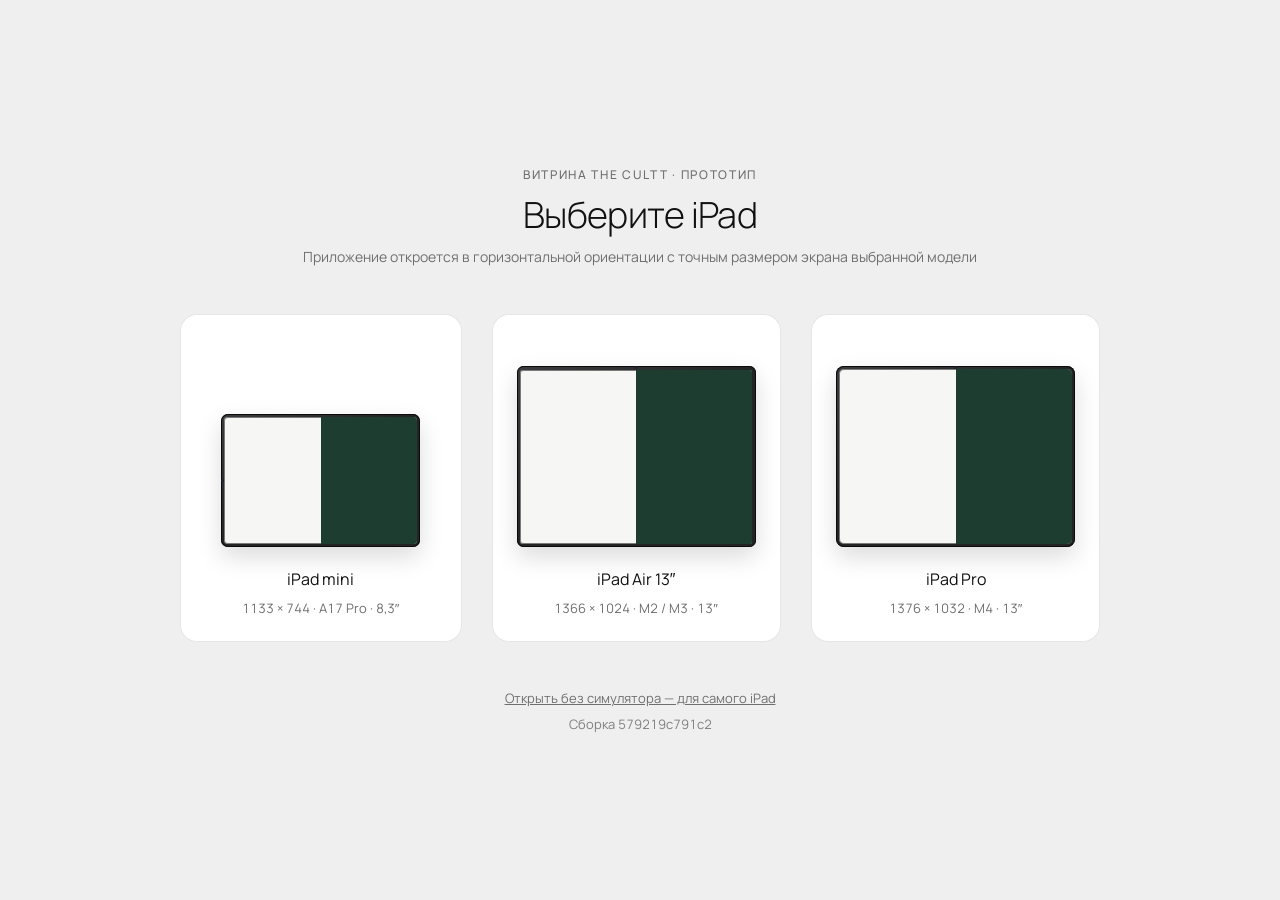
<file: index.html>
<!doctype html>
<html lang="ru">
  <head>
    <meta charset="UTF-8" />
    <meta name="viewport" content="width=device-width, initial-scale=1" />
    <meta name="robots" content="noindex, nofollow" />
    <meta name="description" content="Симулятор iPad для прототипа витрины THE CULTT: выбор устройства и фиксированный экран в горизонтальной ориентации" />
    <title>Витрина THE CULTT — симулятор iPad</title>
    <link rel="icon" type="image/png" sizes="32x32" href="./icons/favicon-32.png" />
    <link rel="stylesheet" href="./design-system/fonts/fonts.css?v=579219c791c2" />
    <link rel="stylesheet" href="./design-system/tokens/tokens.css?v=579219c791c2" />
    <link rel="stylesheet" href="./design-system/css/corners.css?v=579219c791c2" />
    <link rel="stylesheet" href="./design-system/css/typography.css?v=579219c791c2" />
    <link rel="stylesheet" href="./simulator/simulator.css?v=579219c791c2" />
    <meta name="build" content="579219c791c2" />
  <meta name="app-build" content="579219c791c2" />
  <script>(()=>{const m=document.querySelector('meta[name="app-build"]');if(!m||!window.fetch)return;const cur=m.content;const url=new URL('version.json',document.baseURI);const check=()=>fetch(url+'?t='+Date.now(),{cache:'no-store'}).then(r=>r.ok?r.json():null).then(v=>{if(!v||!v.build||v.build===cur)return;const k='app-build-reload:'+v.build;try{if(sessionStorage.getItem(k))return;sessionStorage.setItem(k,'1')}catch(e){}const u=new URL(location.href);u.searchParams.set('v',v.build);location.replace(u.href)}).catch(()=>{});check();document.addEventListener('visibilitychange',()=>{if(document.visibilityState==='visible')check()});addEventListener('pageshow',e=>{if(e.persisted)check()})})();</script>
  </head>
  <!-- Desktop simulator shell (not customer-facing). The real app is app.html, loaded unchanged in an iframe whose
       size is the selected iPad's landscape CSS viewport; the device is scaled with a transform, never resized. -->
  <body class="sim" data-view="picker">
    <section class="sim-picker" id="picker" aria-labelledby="pickerTitle">
      <div class="sim-picker__inner">
        <p class="sim-picker__eyebrow ds-text-overline">Витрина THE CULTT · прототип</p>
        <h1 class="sim-picker__title" id="pickerTitle">Выберите iPad</h1>
        <p class="sim-picker__lead ds-text-body">Приложение откроется в горизонтальной ориентации с точным размером экрана выбранной модели</p>
        <div class="sim-picker__list" id="deviceList"></div>
        <a class="sim-picker__direct ds-text-body-s" href="./app.html">Открыть без симулятора — для самого iPad</a>
        <p class="sim-picker__build ds-text-body-s" id="buildId"></p>
      </div>
    </section>

    <section class="sim-device" id="device" hidden aria-label="Симулятор iPad">
      <header class="sim-bar" aria-label="Управление симулятором">
        <div class="sim-bar__group">
          <button class="sim-btn" type="button" id="backToPicker">← Все устройства</button>
          <span class="sim-bar__name" id="deviceName"></span>
          <span class="sim-bar__meta ds-text-body-s" id="deviceMeta"></span>
        </div>
        <div class="sim-bar__group">
          <label class="sim-bar__label ds-text-body-s" for="deviceSelect">Устройство</label>
          <select class="sim-select" id="deviceSelect"></select>
          <!-- Prototype testing only (outside the iPad screen): connection state and a forced failure of the next request. -->
          <div class="sim-seg sim-seg--net" role="group" aria-label="Сеть (тест)">
            <button class="sim-seg__btn" type="button" data-net="online" aria-pressed="true">Онлайн</button>
            <button class="sim-seg__btn" type="button" data-net="offline" aria-pressed="false">Офлайн</button>
            <button class="sim-seg__btn" type="button" data-net="reconnecting" aria-pressed="false">Переподключение</button>
          </div>
          <select class="sim-select sim-select--order" id="orderFailure" aria-label="Следующая заявка (тест)">
            <option value="">Заявка: как обычно</option>
            <option value="server">Заявка: ошибка сервиса</option>
            <option value="timeout">Заявка: таймаут</option>
          </select>
          <!-- Prototype scenarios (testing only): states that are hard to reach by hand. -->
          <div class="sim-menu" id="scenarios">
            <button class="sim-btn sim-menu__btn" type="button" id="scenarioBtn" aria-haspopup="menu" aria-expanded="false" aria-controls="scenarioMenu">Сценарии</button>
            <div class="sim-menu__list" id="scenarioMenu" role="menu" aria-label="Сценарии прототипа" hidden>
              <button class="sim-menu__item" type="button" role="menuitemradio" aria-checked="false" data-scenario="sold">Часть лотов продана<span class="sim-menu__hint">5 лотов в примерке, 2 проданы</span></button>
              <div class="sim-menu__sep" role="separator"></div>
              <button class="sim-menu__item" type="button" role="menuitemradio" aria-checked="true" data-scenario="">Обычный режим<span class="sim-menu__hint">Снять отметки «Продан»</span></button>
            </div>
          </div>
          <div class="sim-seg" role="group" aria-label="Масштаб">
            <button class="sim-seg__btn" type="button" data-zoom="fit" aria-pressed="true">Fit</button>
            <button class="sim-seg__btn" type="button" data-zoom="100" aria-pressed="false">100%</button>
          </div>
          <span class="sim-bar__scale ds-text-body-s" id="scaleLabel"></span>
        </div>
      </header>
      <div class="sim-stage" id="stage">
        <div class="sim-slot" id="slot">
          <div class="ipad" id="ipad">
            <span class="ipad__camera" aria-hidden="true"></span>
            <div class="ipad__screen" id="screen">
              <iframe class="ipad__app" id="app" title="Прототип витрины THE CULTT на iPad"></iframe>
            </div>
          </div>
        </div>
      </div>
    </section>

    <script type="module" src="./simulator/simulator.js?v=579219c791c2"></script>
  </body>
</html>
</file>
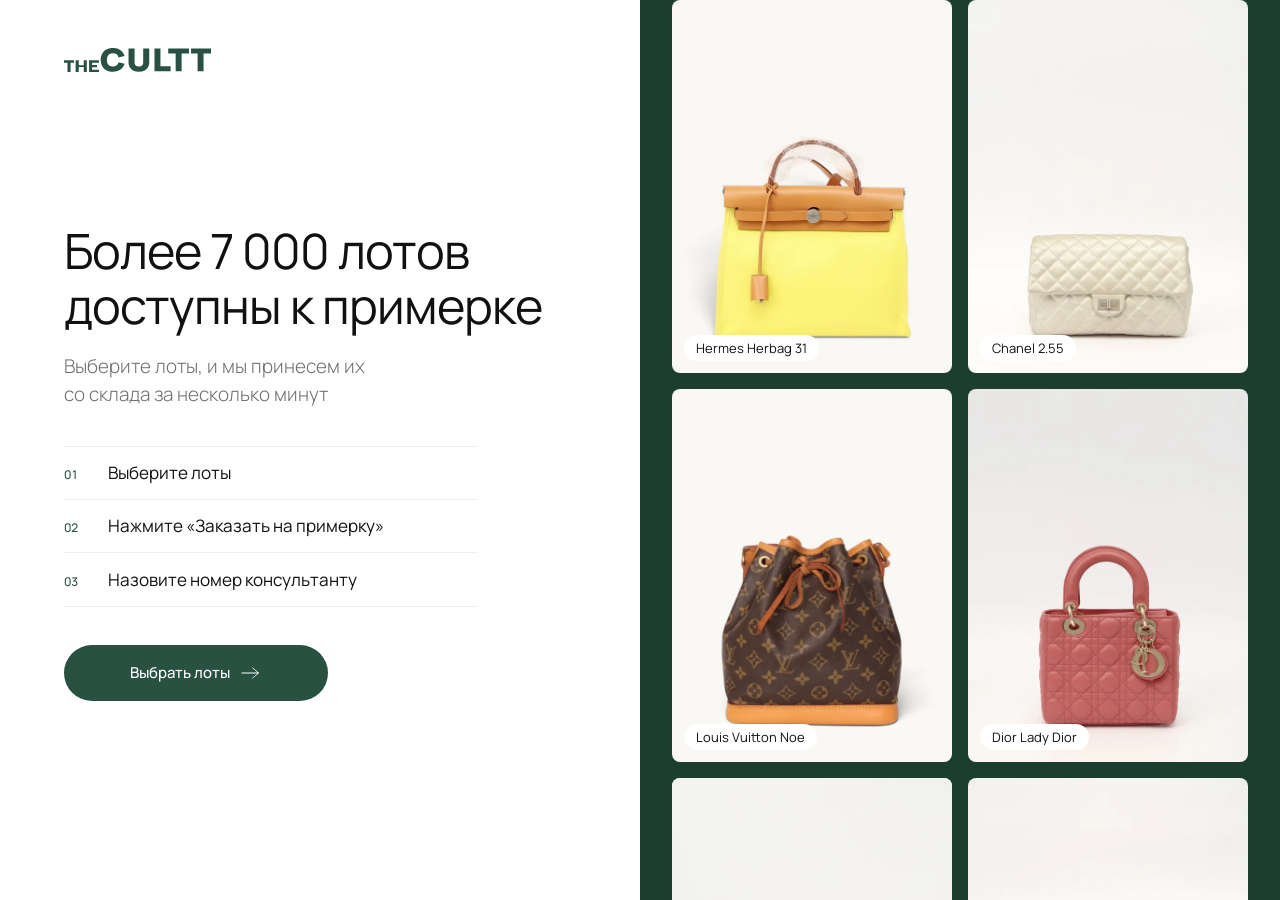
<file: app.html>
<!doctype html>
<html lang="ru" data-screen="welcome">
  <head>
    <meta charset="UTF-8" />
    <meta name="viewport" content="width=device-width, initial-scale=1, maximum-scale=1, user-scalable=no, viewport-fit=cover" />
    <meta name="apple-mobile-web-app-capable" content="yes" />
    <meta name="mobile-web-app-capable" content="yes" />
    <meta name="apple-mobile-web-app-status-bar-style" content="black-translucent" />
    <meta name="apple-mobile-web-app-title" content="Витрина CULTT" />
    <meta name="theme-color" content="#ffffff" />
    <meta name="format-detection" content="telephone=no" />
    <meta name="robots" content="noindex, nofollow" />
    <meta name="description" content="THE CULTT — витрина в бутике: каталог лотов для примерки (прототип для iPad)" />
    <title>Витрина — THE CULTT</title>
    <link rel="manifest" href="./manifest.webmanifest" />
    <link rel="apple-touch-icon" href="./icons/apple-touch-icon.png" />
    <link rel="icon" type="image/png" sizes="32x32" href="./icons/favicon-32.png" />
    <link rel="preload" href="./design-system/fonts/manrope-cyrillic-wght-normal.woff2" as="font" type="font/woff2" crossorigin />
    <link rel="preload" href="./design-system/fonts/manrope-latin-wght-normal.woff2" as="font" type="font/woff2" crossorigin />
    <link rel="stylesheet" href="./design-system/fonts/fonts.css?v=579219c791c2" />
    <link rel="stylesheet" href="./design-system/tokens/tokens.css?v=579219c791c2" />
    <link rel="stylesheet" href="./design-system/css/corners.css?v=579219c791c2" />
    <link rel="stylesheet" href="./design-system/css/typography.css?v=579219c791c2" />
    <link rel="stylesheet" href="./design-system/icons/icon.css?v=579219c791c2" />
    <link rel="stylesheet" href="./design-system/css/backdrop.css?v=579219c791c2" />
    <link rel="stylesheet" href="./design-system/css/glass.css?v=579219c791c2" />
    <link rel="stylesheet" href="./design-system/components/icon-button/icon-button.css?v=579219c791c2" />
    <link rel="stylesheet" href="./design-system/components/button/button.css?v=579219c791c2" />
    <link rel="stylesheet" href="./design-system/components/field/field.css?v=579219c791c2" />
    <link rel="stylesheet" href="./design-system/components/checkbox/checkbox.css?v=579219c791c2" />
    <link rel="stylesheet" href="./design-system/components/text-action/text-action.css?v=579219c791c2" />
    <link rel="stylesheet" href="./design-system/components/gallery-pager/gallery-pager.css?v=579219c791c2" />
    <link rel="stylesheet" href="./vendor/photoswipe/photoswipe.css?v=579219c791c2" />
    <link rel="stylesheet" href="./styles.css?v=579219c791c2" />
    <link rel="stylesheet" href="./catalog/catalog.css?v=579219c791c2" />
    <link rel="stylesheet" href="./catalog/product.css?v=579219c791c2" />
    <link rel="stylesheet" href="./catalog/product-gallery.css?v=579219c791c2" />
    <link rel="stylesheet" href="./catalog/confirm.css?v=579219c791c2" />
    <link rel="stylesheet" href="./catalog/idle-warning.css?v=579219c791c2" />
    <link rel="stylesheet" href="./catalog/offline.css?v=579219c791c2" />
    <meta name="build" content="579219c791c2" />
  <meta name="app-build" content="579219c791c2" />
  <script>(()=>{const m=document.querySelector('meta[name="app-build"]');if(!m||!window.fetch)return;const cur=m.content;const url=new URL('version.json',document.baseURI);const check=()=>fetch(url+'?t='+Date.now(),{cache:'no-store'}).then(r=>r.ok?r.json():null).then(v=>{if(!v||!v.build||v.build===cur)return;const k='app-build-reload:'+v.build;try{if(sessionStorage.getItem(k))return;sessionStorage.setItem(k,'1')}catch(e){}const u=new URL(location.href);u.searchParams.set('v',v.build);location.replace(u.href)}).catch(()=>{});check();document.addEventListener('visibilitychange',()=>{if(document.visibilityState==='visible')check()});addEventListener('pageshow',e=>{if(e.persisted)check()})})();</script>
  </head>
  <body>
    <!-- Welcome / attract screen. It is also the idle state the kiosk returns to. -->
    <main class="welcome" id="welcomeScreen" data-screen-id="welcome" aria-labelledby="welcomeTitle">
      <section class="welcome__intro">
        <div class="brand welcome__brand" role="img" aria-label="THE CULTT">
          <span class="brand__logo" aria-hidden="true"></span>
        </div>

        <div class="welcome__content">
          <div class="welcome__text">
            <h1 class="welcome__title" id="welcomeTitle"><span class="welcome__line">Более 7&nbsp;000 лотов</span> <span class="welcome__line">доступны к&nbsp;примерке</span></h1>
            <p class="welcome__lead">Выберите лоты, и&nbsp;мы принесем их со&nbsp;склада за&nbsp;несколько минут</p>
          </div>
          <!-- Editorial steps: small green numerals, hairline rules, no markers or boxes. -->
          <ol class="steps" aria-label="Как заказать примерку">
            <li class="steps__item"><span class="steps__num" aria-hidden="true">01</span><span class="steps__text">Выберите лоты</span></li>
            <li class="steps__item"><span class="steps__num" aria-hidden="true">02</span><span class="steps__text">Нажмите «Заказать на&nbsp;примерку»</span></li>
            <li class="steps__item"><span class="steps__num" aria-hidden="true">03</span><span class="steps__text">Назовите номер консультанту</span></li>
          </ol>
        </div>

        <div class="welcome__cta" id="welcomeCta"></div>
      </section>

      <!-- Decorative showcase: real catalogue lots, no per-card interaction. -->
      <section class="showcase" id="showcase" aria-hidden="true" data-running="true"></section>
    </main>

    <!-- Catalog (catalog/catalog-screen.js builds the content). -->
    <main class="kc" id="catalogScreen" data-screen-id="catalog" aria-label="Каталог" hidden></main>

    <!-- Product page: gallery layout (catalog/product-gallery-screen.js), route #/product-x/<id>. -->
    <main class="kpx" id="productXScreen" data-screen-id="productx" aria-labelledby="productXTitle" hidden></main>


    <script type="module" src="./app.js?v=579219c791c2"></script>
  </body>
</html>
</file>
<file: design-system/fonts/fonts.css>
/* Manrope (OFL, see OFL.txt) — the only typeface of the system. */
@font-face { font-family: "Manrope"; font-weight: 300 500; font-display: block; src: url("manrope-cyrillic-wght-normal.woff2") format("woff2"); unicode-range: U+0301, U+0400-045F, U+0490-0491, U+04B0-04B1, U+2116; }
@font-face { font-family: "Manrope"; font-weight: 300 500; font-display: block; src: url("manrope-latin-wght-normal.woff2") format("woff2"); unicode-range: U+0000-00FF, U+0131, U+0152-0153, U+02BB-02BC, U+02C6, U+02DA, U+02DC, U+0304, U+0308, U+0329, U+2000-206F, U+20AC, U+2122, U+2191, U+2193, U+2212, U+2215, U+FEFF, U+FFFD; }
</file>
<file: design-system/tokens/tokens.css>
/* GENERATED from tokens.json by build.mjs — do not edit by hand. */
:root {
  --color-white: #ffffff;
  --color-green-1: #f2f5f4;
  --color-green-2: #e5eae8;
  --color-green-5: #5e7d71;
  --color-green-7: #285141;
  --color-green-9: #1e3d31;
  --color-action-primary-background-default: var(--color-green-7);
  --color-action-primary-background-pressed: var(--color-green-9);
  --color-action-primary-background-disabled: var(--color-green-5);
  --color-action-primary-foreground-default: var(--color-white);
  --color-action-primary-foreground-pressed: var(--color-white);
  --color-action-primary-foreground-disabled: var(--color-white);
  --color-action-secondary-background-default: var(--color-green-1);
  --color-action-secondary-background-pressed: var(--color-green-1);
  --color-action-secondary-background-disabled: var(--color-green-1);
  --color-action-secondary-foreground-default: var(--color-green-7);
  --color-action-secondary-foreground-pressed: var(--color-green-9);
  --color-action-secondary-foreground-disabled: var(--color-green-5);
  --color-ink: #111111;
  --color-grey-1: #f8f8f8;
  --color-grey-2: #efefef;
  --color-grey-6: #808080;
  --color-grey-7: #6f6f6f;
  --color-black-3: #070707;
  --color-red-7: #b42318;
  --font-family-sans: "Manrope", sans-serif;
  --font-weight-light: 300;
  --font-weight-regular: 400;
  --font-weight-medium: 500;
  --font-optical-cap-center-offset: 0.025em;
  --font-tracking-tight: -0.02em;
  --font-tracking-snug: -0.01em;
  --font-tracking-normal: 0;
  --font-tracking-open: 0.01em;
  --font-tracking-caps: 0.14em;
  --motion-duration-fast: 120ms;
  --motion-easing-standard: cubic-bezier(0.32, 0.72, 0, 1);
  --button-size-large-height: 50px;
  --button-size-large-padding-inline: var(--spacing-standard-block);
  --button-size-large-padding-inline-icon-only: var(--spacing-standard-control);
  --button-size-large-radius: 8px;
  --button-size-large-icon-size: var(--icon-size-md);
  --button-size-large-icon-gap: var(--spacing-compact-inline);
  --button-size-large-font-size: var(--text-button-size);
  --button-size-large-font-line-height: var(--text-button-line-height);
  --button-size-large-font-weight: var(--text-button-weight);
  --button-size-large-font-letter-spacing: var(--text-button-letter-spacing);
  --button-loading-spinner-stroke: 2px;
  --button-focus-ring-width: 2px;
  --button-focus-ring-offset: 2px;
  --corner-shape-continuous: superellipse(1.75);
  --corner-shape-circular: round;
  --corner-shape-sharp: square;
  --corner-shape-default: var(--corner-shape-continuous);
  --corner-continuous-extent: 1.5287;
  --corner-figma-smoothing: 0.6;
  --icon-size-xs: 16px;
  --icon-size-sm: 20px;
  --icon-size-md: 24px;
  --icon-size-lg: 32px;
  --icon-size-xl: 48px;
  --icon-grid: 24px;
  --icon-presentation-compact-viewport: 15px;
  --icon-presentation-compact-viewport-min: 14px;
  --icon-presentation-compact-viewport-max: 16px;
  --icon-presentation-compact-optical-size: 11px;
  --icon-presentation-compact-stroke: 0.9px;
  --icon-presentation-compact-stroke-max: 1px;
  --icon-presentation-large-viewport: 18px;
  --icon-presentation-large-optical-size: 15px;
  --icon-presentation-large-stroke: 0.9px;
  --icon-presentation-large-stroke-max: 1px;
  --text-display-size: 36px;
  --text-display-line-height: 40px;
  --text-display-weight: var(--font-weight-light);
  --text-display-letter-spacing: var(--font-tracking-tight);
  --text-heading-l-size: 24px;
  --text-heading-l-line-height: 30px;
  --text-heading-l-weight: var(--font-weight-light);
  --text-heading-l-letter-spacing: var(--font-tracking-snug);
  --text-heading-s-size: 16px;
  --text-heading-s-line-height: 24px;
  --text-heading-s-weight: var(--font-weight-regular);
  --text-heading-s-letter-spacing: var(--font-tracking-normal);
  --text-body-size: 14px;
  --text-body-line-height: 20px;
  --text-body-weight: var(--font-weight-regular);
  --text-body-letter-spacing: var(--font-tracking-normal);
  --text-body-s-size: 13px;
  --text-body-s-line-height: 18px;
  --text-body-s-weight: var(--font-weight-regular);
  --text-body-s-letter-spacing: var(--font-tracking-normal);
  --text-caption-size: 12px;
  --text-caption-line-height: 16px;
  --text-caption-weight: var(--font-weight-regular);
  --text-caption-letter-spacing: var(--font-tracking-open);
  --text-overline-size: 12px;
  --text-overline-line-height: 16px;
  --text-overline-weight: var(--font-weight-medium);
  --text-overline-letter-spacing: var(--font-tracking-caps);
  --text-label-size: 12px;
  --text-label-line-height: 16px;
  --text-label-weight: var(--font-weight-medium);
  --text-label-letter-spacing: var(--font-tracking-open);
  --text-input-size: 14px;
  --text-input-line-height: 20px;
  --text-input-weight: var(--font-weight-regular);
  --text-input-letter-spacing: var(--font-tracking-normal);
  --text-input-touch-size: 16px;
  --text-button-size: 14px;
  --text-button-line-height: 20px;
  --text-button-weight: var(--font-weight-medium);
  --text-button-letter-spacing: var(--font-tracking-normal);
  --text-popup-heading-size: 16px;
  --text-popup-heading-line-height: 22px;
  --text-popup-heading-weight: var(--font-weight-regular);
  --text-popup-heading-letter-spacing: var(--font-tracking-snug);
  --text-popup-body-size: 12px;
  --text-popup-body-line-height: 17px;
  --text-popup-body-weight: var(--font-weight-regular);
  --text-popup-body-letter-spacing: var(--font-tracking-normal);
  --text-popup-meta-size: 12px;
  --text-popup-meta-line-height: 16px;
  --text-popup-meta-weight: var(--font-weight-regular);
  --text-popup-meta-letter-spacing: var(--font-tracking-open);
  --space-4: 4px;
  --space-8: 8px;
  --space-12: 12px;
  --space-16: 16px;
  --space-24: 24px;
  --space-32: 32px;
  --space-48: 48px;
  --space-64: 64px;
  --space-96: 96px;
  --spacing-compact-stack: var(--space-4);
  --spacing-compact-inline: var(--space-8);
  --spacing-standard-text-group: var(--space-12);
  --spacing-standard-control: var(--space-16);
  --spacing-standard-block: var(--space-24);
  --spacing-spacious-group: var(--space-32);
  --spacing-spacious-section: var(--space-48);
  --spacing-spacious-hero: var(--space-64);
  --spacing-text-heading-body-min: var(--space-12);
  --layout-mobile-page-margin: var(--spacing-standard-block);
  --layout-mobile-content-gap: var(--spacing-standard-block);
  --layout-mobile-section-gap: var(--spacing-spacious-section);
  --layout-desktop-breakpoint: 768px;
  --layout-desktop-page-margin: var(--space-48);
  --layout-desktop-content-gap: var(--spacing-spacious-group);
  --layout-desktop-section-gap: var(--space-96);
  --popup-sheet-padding-inline: var(--spacing-standard-block);
  --popup-sheet-padding-bottom: calc(var(--spacing-spacious-section) + var(--spacing-compact-inline));
  --popup-sheet-icon-heading: var(--spacing-standard-text-group);
  --popup-sheet-heading-description: var(--spacing-text-heading-body-min);
  --popup-sheet-description-form: var(--spacing-spacious-group);
  --popup-sheet-field-gap: var(--spacing-standard-control);
  --popup-sheet-form-action: var(--spacing-standard-block);
  --popup-sheet-close-size: 44px;
  --popup-sheet-close-inset: var(--spacing-standard-control);
  --popup-sheet-close-heading: var(--spacing-standard-text-group);
  --popup-sheet-simple-padding-block: var(--spacing-spacious-group);
  --glass-light-fill: rgba(255, 255, 255, 0.1);
  --glass-light-stroke-color: #b7b7b7;
  --glass-light-stroke-width: 0.5px;
  --glass-light-rim-top: 0.75;
  --glass-light-rim-upper: 0.7;
  --glass-light-rim-side: 0;
  --glass-light-rim-lower: 0.6;
  --glass-light-rim-bottom: 0.62;
  --glass-light-bevel-highlight: inset 0 6px 8px -2px rgba(255, 255, 255, 1), inset 0 -4px 6px -2px rgba(255, 255, 255, 1);
  --glass-light-bevel-shade: inset 0 -4px 8px -2px rgba(0, 0, 0, 0.015);
  --glass-light-shadow: 0 1px 2px rgba(0, 0, 0, 0.03);
  --glass-light-frost: 1px;
  --glass-light-saturation: 1.4;
  --glass-light-pressed-fill: rgba(255, 255, 255, 0.22);
  --glass-light-pressed-scale: 0.94;
  --glass-light-reduced-transparency-fill: rgba(250, 250, 250, 0.96);
  --glass-light-lens-refraction: 1.5px;
  --glass-light-lens-edge-offset: 6px;
  --glass-light-lens-bevel-width: 0.22;
  --glass-light-lens-magnify: 1;
  --glass-light-lens-resolution: 2;
  --glass-lens-z-index: 1000;
  --icon-button-glass-size: 44px;
  --icon-button-glass-icon-viewport: var(--icon-presentation-compact-viewport);
  --icon-button-glass-foreground: var(--color-ink);
  --icon-button-glass-compact-size: 32px;
  --icon-button-glass-compact-icon-viewport: 13px;
  --backdrop-modal-blur: 3px;
  --backdrop-modal-dim-color: rgb(17 17 17);
  --backdrop-modal-dim-opacity: 0.18;
  --backdrop-modal-desktop-blur: 4px;
  --backdrop-modal-desktop-dim-opacity: 0.24;
  --backdrop-modal-reduced-transparency-dim-opacity: 0.32;
  --backdrop-modal-transition-duration: 400ms;
  --backdrop-modal-transition-duration-out: 300ms;
  --backdrop-modal-transition-easing: var(--motion-easing-standard);
  --field-radius: 8px;
  --field-min-height: 44px;
  --field-padding-block: var(--spacing-compact-inline);
  --field-padding-inline: var(--spacing-standard-control);
  --field-gap: var(--spacing-compact-stack);
  --field-icon-gap: var(--spacing-standard-text-group);
  --field-chevron-size: var(--icon-size-md);
  --field-background: var(--color-grey-1);
  --field-background-pressed: var(--color-grey-2);
  --field-foreground: var(--color-black-3);
  --field-label: var(--color-grey-7);
  --field-placeholder: var(--color-grey-6);
  --field-icon: var(--color-grey-7);
  --field-focus-ring-width: 1px;
  --field-error-color: var(--color-red-7);
  --field-disabled-foreground: var(--color-grey-7);
  --field-disabled-label: var(--color-grey-6);
  --field-readonly-background: var(--color-white);
  --field-readonly-border: var(--color-grey-2);
  --field-message-gap: var(--spacing-compact-stack);
  --field-transition-duration: var(--motion-duration-fast);
  --checkbox-size: var(--icon-size-xs);
  --checkbox-radius: 4px;
  --checkbox-border-width: 1px;
  --checkbox-border-color: var(--color-black-3);
  --checkbox-checked-background: var(--color-action-primary-background-default);
  --checkbox-checked-foreground: var(--color-white);
  --checkbox-icon-size: 12px;
  --checkbox-gap: var(--spacing-compact-inline);
  --text-action-min-height: 44px;
  --text-action-padding: var(--spacing-compact-inline);
  --text-action-foreground-default: var(--color-action-secondary-foreground-default);
  --text-action-foreground-pressed: var(--color-action-secondary-foreground-pressed);
  --callout-radius: 8px;
  --callout-padding: var(--spacing-standard-text-group);
  --callout-background: var(--color-green-2);
  --callout-foreground: var(--color-black-3);
  --account-notice-radius: 12px;
  --account-notice-padding: var(--spacing-compact-inline);
  --account-notice-gap: var(--spacing-standard-control);
  --account-notice-text-gap: var(--spacing-compact-stack);
  --account-notice-background: var(--color-green-1);
  --account-notice-avatar-size: 44px;
  --account-notice-avatar-icon-size: 28px;
  --account-notice-avatar-background: var(--color-white);
  --account-notice-avatar-foreground: var(--color-black-3);
  --account-notice-link-default: var(--color-action-secondary-foreground-default);
  --account-notice-link-pressed: var(--color-action-secondary-foreground-pressed);
  --alert-width: 300px;
  --alert-inset: var(--spacing-standard-block);
  --alert-padding: var(--spacing-standard-block);
  --alert-radius: 24px;
  --alert-heading-message: var(--spacing-text-heading-body-min);
  --alert-message-actions: var(--spacing-standard-block);
  --alert-action-gap: var(--spacing-compact-inline);
  --alert-background: var(--color-white);
  --alert-foreground: var(--color-black-3);
  --drag-indicator-width: 36px;
  --drag-indicator-height: 4px;
  --drag-indicator-inset: var(--spacing-compact-inline);
  --drag-indicator-color: rgba(17, 17, 17, 0.16);
  --gallery-pager-height: 2px;
  --gallery-pager-segment-width: 16px;
  --gallery-pager-gap: 4px;
  --gallery-pager-color-idle: rgba(7, 7, 7, 0.16);
  --gallery-pager-color-active: #070707;
}
</file>
<file: design-system/css/corners.css>
/* Shared corner geometry — the ONLY place continuous corners are implemented.
   Contract: an element declares its design radius with --corner-radius (a semantic token such as
   var(--button-size-large-radius)) and gets class "ds-corner". Shape defaults to continuous.
   Exceptions: data-corner="circular" | "sharp" (approved cases only). Never write border-radius by hand. */

.ds-corner {
  --_radius: var(--corner-radius, 0px);
  border-radius: var(--_radius); /* fallback without corner-shape: plain circular design radius */
}

@supports (corner-shape: superellipse(2)) {
  .ds-corner {
    /* Apple's continuous curve spans 1.5287 × the design radius along each edge */
    border-radius: calc(var(--_radius) * var(--corner-continuous-extent));
    corner-shape: var(--corner-shape-default);
  }
  .ds-corner[data-corner="circular"] { border-radius: var(--_radius); corner-shape: var(--corner-shape-circular); }
  .ds-corner[data-corner="sharp"] { border-radius: 0; corner-shape: var(--corner-shape-sharp); }
}
@supports not (corner-shape: superellipse(2)) {
  .ds-corner[data-corner="sharp"] { border-radius: 0; }
}
/* Edge-attached surfaces (e.g. a full-width bottom sheet): round only the top corners, keep the shape. */
.ds-corner[data-corner-edges="top"] { border-bottom-left-radius: 0; border-bottom-right-radius: 0; }
</file>
<file: design-system/css/typography.css>
/* Typography base + semantic text styles. Values come from tokens (text.*); Manrope only, weight 300-500.
   Use a .ds-text-* class (or the tokens directly) instead of writing font-size/weight by hand. */

html { font-family: var(--font-family-sans); font-synthesis: none; } /* no synthetic bold/italic */
h1, h2, h3, h4, h5, h6, b, strong, th { font-weight: inherit; } /* browser defaults would render 700 */

.ds-text-display   { font: var(--text-display-weight) var(--text-display-size) / var(--text-display-line-height) var(--font-family-sans); letter-spacing: var(--text-display-letter-spacing); }
.ds-text-heading-l { font: var(--text-heading-l-weight) var(--text-heading-l-size) / var(--text-heading-l-line-height) var(--font-family-sans); letter-spacing: var(--text-heading-l-letter-spacing); }
.ds-text-heading-s { font: var(--text-heading-s-weight) var(--text-heading-s-size) / var(--text-heading-s-line-height) var(--font-family-sans); letter-spacing: var(--text-heading-s-letter-spacing); }
.ds-text-body      { font: var(--text-body-weight) var(--text-body-size) / var(--text-body-line-height) var(--font-family-sans); letter-spacing: var(--text-body-letter-spacing); }
.ds-text-body-s    { font: var(--text-body-s-weight) var(--text-body-s-size) / var(--text-body-s-line-height) var(--font-family-sans); letter-spacing: var(--text-body-s-letter-spacing); }
.ds-text-caption   { font: var(--text-caption-weight) var(--text-caption-size) / var(--text-caption-line-height) var(--font-family-sans); letter-spacing: var(--text-caption-letter-spacing); }
.ds-text-overline  { font: var(--text-overline-weight) var(--text-overline-size) / var(--text-overline-line-height) var(--font-family-sans); letter-spacing: var(--text-overline-letter-spacing); text-transform: uppercase; }
.ds-text-label     { font: var(--text-label-weight) var(--text-label-size) / var(--text-label-line-height) var(--font-family-sans); letter-spacing: var(--text-label-letter-spacing); }
.ds-text-input     { font: var(--text-input-weight) var(--text-input-size) / var(--text-input-line-height) var(--font-family-sans); letter-spacing: var(--text-input-letter-spacing); }
.ds-text-button    { font: var(--text-button-weight) var(--text-button-size) / var(--text-button-line-height) var(--font-family-sans); letter-spacing: var(--text-button-letter-spacing); }

@media (pointer: coarse) { .ds-text-input { font-size: var(--text-input-touch-size); } } /* iOS Safari zooms inputs below 16px */

/* Popup roles (docs/typography.md → "Popup typography"): heading ≤16, body 13–14, meta 12–13. */
.ds-text-popup-heading   { font: var(--text-popup-heading-weight) var(--text-popup-heading-size) / var(--text-popup-heading-line-height) var(--font-family-sans); letter-spacing: var(--text-popup-heading-letter-spacing); }
.ds-text-popup-body      { font: var(--text-popup-body-weight) var(--text-popup-body-size) / var(--text-popup-body-line-height) var(--font-family-sans); letter-spacing: var(--text-popup-body-letter-spacing); }
.ds-text-popup-meta      { font: var(--text-popup-meta-weight) var(--text-popup-meta-size) / var(--text-popup-meta-line-height) var(--font-family-sans); letter-spacing: var(--text-popup-meta-letter-spacing); }

/* Heading → supporting text: never closer than spacing.text.heading-body-min. Use this wrapper for the pair. */
.ds-text-group { display: flex; flex-direction: column; gap: var(--spacing-text-heading-body-min); margin: 0; }
</file>
<file: simulator/simulator.css>
/* Desktop simulator shell — development chrome, never part of the customer-facing app (app.html).
   Frame colours are a physical "space grey" approximation, not product UI, so they live here as shell-only values. */
:root {
  --sim-desk: var(--color-grey-2);
  --sim-bar-h: 64px;
  --sim-alu-1: #3a3b3e;   /* enclosure, top-left light */
  --sim-alu-2: #232426;   /* enclosure, body */
  --sim-alu-edge: #0b0b0c;/* outer edge line */
  --sim-glass: #050505;   /* bezel glass */
  --sim-cam: #1c2430;     /* camera lens */
  --sim-shadow: 0 1px 2px rgb(0 0 0 / .18), 0 24px 60px rgb(0 0 0 / .16), 0 8px 18px rgb(0 0 0 / .08);
}

*, *::before, *::after { box-sizing: border-box; }
html, body { height: 100%; margin: 0; }
body.sim {
  background: var(--sim-desk);
  color: var(--color-ink);
  font-family: var(--font-family-sans);
  overflow: hidden;
}
[hidden] { display: none !important; }

/* ---------- Picker ---------- */
.sim-picker { height: 100%; overflow: auto; display: grid; place-items: center; padding: var(--space-48) var(--spacing-spacious-group); }
.sim-picker__inner { display: flex; flex-direction: column; align-items: center; text-align: center; max-width: 1080px; width: 100%; }
.sim-picker__eyebrow { margin: 0 0 var(--spacing-standard-text-group); color: var(--color-grey-7); }
.sim-picker__title {
  margin: 0;
  font: var(--text-display-weight) var(--text-display-size) / var(--text-display-line-height) var(--font-family-sans);
  letter-spacing: var(--text-display-letter-spacing);
}
.sim-picker__lead { margin: var(--spacing-standard-text-group) 0 0; color: var(--color-grey-7); }
.sim-picker__list { display: flex; flex-wrap: wrap; justify-content: center; align-items: flex-end; gap: var(--spacing-spacious-group); margin-top: var(--space-48); }
.sim-picker__direct { margin-top: var(--space-48); color: var(--color-grey-7); }
.sim-picker__build { margin: var(--spacing-compact-inline) 0 0; color: var(--color-grey-6); font-variant-numeric: tabular-nums; }

.sim-card {
  --corner-radius: 16px;
  display: flex;
  flex-direction: column;
  align-items: center;
  gap: var(--spacing-compact-inline);
  min-width: 280px;
  padding: var(--spacing-spacious-group) var(--spacing-standard-block) var(--spacing-standard-block);
  border: 0;
  border-radius: 16px;
  background: var(--color-white);
  color: inherit;
  font: inherit;
  cursor: pointer;
  box-shadow: 0 0 0 1px rgb(0 0 0 / .04);
  transition: box-shadow 160ms ease, transform 160ms ease;
}
.sim-card:hover { box-shadow: 0 0 0 1px rgb(0 0 0 / .08), 0 12px 32px rgb(0 0 0 / .08); }
.sim-card:active { transform: translateY(1px); }
.sim-card:focus-visible { outline: 2px solid var(--color-ink); outline-offset: 3px; }
.sim-card__art { display: grid; place-items: end center; height: 200px; margin-bottom: var(--spacing-standard-text-group); }
.sim-card__ipad {
  position: relative;
  display: block;
  border-radius: var(--o);
  background: linear-gradient(145deg, var(--sim-alu-1), var(--sim-alu-2) 45%);
  box-shadow: inset 0 0 0 1px var(--sim-alu-edge), 0 10px 24px rgb(0 0 0 / .14);
}
.sim-card__screen {
  position: absolute;
  inset: var(--b);
  border-radius: var(--r);
  background: linear-gradient(180deg, #f6f6f4 0 100%);
  box-shadow: inset 0 0 0 1px rgb(0 0 0 / .5);
}
.sim-card__screen::after { /* hint of the app: dark-green showcase half */
  content: "";
  position: absolute;
  inset: 0 0 0 50%;
  border-radius: 0 var(--r) var(--r) 0;
  background: var(--color-green-9);
}
.sim-card__cam { position: absolute; width: 3px; height: 3px; border-radius: 50%; background: var(--sim-cam); }
.sim-card__ipad[data-camera="top"] .sim-card__cam { top: calc(var(--b) / 2 - 1.5px); left: calc(50% - 1.5px); }
.sim-card__ipad[data-camera="side"] .sim-card__cam { left: calc(var(--b) / 2 - 1.5px); top: calc(50% - 1.5px); }
.sim-card__name { font: var(--text-heading-s-weight) var(--text-heading-s-size) / var(--text-heading-s-line-height) var(--font-family-sans); }
.sim-card__spec { color: var(--color-grey-7); font-variant-numeric: tabular-nums; }

/* ---------- Toolbar ---------- */
.sim-device { height: 100%; display: flex; flex-direction: column; }
.sim-bar {
  flex: none;
  height: var(--sim-bar-h);
  display: flex;
  align-items: center;
  justify-content: space-between;
  gap: var(--spacing-standard-block);
  padding: 0 var(--spacing-standard-block);
  background: var(--color-white);
  box-shadow: 0 1px 0 rgb(0 0 0 / .06);
  font-size: var(--text-body-size);
}
.sim-bar__group { display: flex; align-items: center; gap: var(--spacing-standard-text-group); min-width: 0; }
.sim-bar__name { font-weight: var(--font-weight-medium); white-space: nowrap; }
.sim-bar__meta, .sim-bar__label, .sim-bar__scale { color: var(--color-grey-7); white-space: nowrap; overflow: hidden; text-overflow: ellipsis; }
.sim-bar__scale { min-width: 40px; text-align: right; font-variant-numeric: tabular-nums; }
.sim-btn, .sim-select, .sim-seg__btn {
  height: 36px;
  padding: 0 var(--spacing-standard-text-group);
  border: 0;
  border-radius: 8px;
  background: var(--color-grey-1);
  color: var(--color-ink);
  font: inherit;
  cursor: pointer;
  box-shadow: inset 0 0 0 1px var(--color-grey-2);
}
.sim-btn:hover, .sim-select:hover, .sim-seg__btn:hover { background: var(--color-grey-2); }
.sim-seg { display: inline-flex; padding: 2px; border-radius: 10px; background: var(--color-grey-1); box-shadow: inset 0 0 0 1px var(--color-grey-2); }
.sim-seg__btn { height: 32px; background: transparent; box-shadow: none; }
.sim-seg__btn[aria-pressed="true"] { background: var(--color-white); box-shadow: 0 1px 2px rgb(0 0 0 / .12); }

/* ---------- Stage + device ---------- */
.sim-stage { flex: 1; min-height: 0; display: grid; place-items: center; overflow: hidden; padding: 32px; }
.sim-stage[data-zoom="100"] { overflow: auto; place-items: start center; }
.sim-slot { position: relative; flex: none; }

.ipad {
  position: absolute;
  top: 0;
  left: 0;
  width: calc(var(--w) + 2 * var(--bezel));
  height: calc(var(--h) + 2 * var(--bezel));
  transform-origin: 0 0;
  border-radius: var(--outer-r);
  /* aluminium enclosure seen from the front: a thin bright chamfer, then the black glass bezel */
  background: linear-gradient(145deg, var(--sim-alu-1), var(--sim-alu-2) 40%, var(--sim-alu-2));
  padding: 2px;
  box-shadow: var(--sim-shadow), inset 0 0 0 1px var(--sim-alu-edge);
}
.ipad::before { /* black cover glass up to the screen */
  content: "";
  position: absolute;
  inset: 2px;
  border-radius: calc(var(--outer-r) - 2px);
  background: var(--sim-glass);
}
.ipad__camera {
  position: absolute;
  z-index: 2;
  width: 7px;
  height: 7px;
  border-radius: 50%;
  background: radial-gradient(circle at 35% 35%, #3b4a5e, var(--sim-cam) 60%);
  box-shadow: 0 0 0 1.5px #111;
}
.ipad[data-camera="top"] .ipad__camera { top: calc(var(--bezel) / 2 - 3.5px); left: calc(50% - 3.5px); }
.ipad[data-camera="side"] .ipad__camera { left: calc(var(--bezel) / 2 - 3.5px); top: calc(50% - 3.5px); }
.ipad__screen {
  position: absolute;
  z-index: 1;
  top: var(--bezel);
  left: var(--bezel);
  width: var(--w);
  height: var(--h);
  overflow: hidden;
  border-radius: var(--screen-r);
  background: var(--color-white);
  isolation: isolate; /* clip the app (and its fixed layers) to the rounded screen */
}
.ipad__app { display: block; border: 0; width: var(--w); height: var(--h); background: var(--color-white); }

@media (max-width: 900px) { .sim-bar__meta, .sim-bar__label { display: none; } }

/* Product page switch: the previous page is marked so it is never mistaken for the main one. */
.sim-btn, .sim-seg__btn, .sim-select { white-space: nowrap; }
@media (max-width: 1560px) { .sim-bar__meta, .sim-bar__label { display: none; } }

/* Connection test controls: simulated states are tinted so a test state is never mistaken for the real one. */
.sim-seg--net .sim-seg__btn[data-net="offline"][aria-pressed="true"],
.sim-seg--net .sim-seg__btn[data-net="reconnecting"][aria-pressed="true"] { background: var(--color-grey-7); color: var(--color-white); }

/* Prototype scenarios menu (toolbar). An active scenario is tinted like the simulated network states. */
.sim-menu { position: relative; }
.sim-menu__btn[data-active] { background: var(--color-grey-7); color: var(--color-white); box-shadow: none; }
.sim-menu__list {
  position: absolute;
  z-index: 20;
  top: calc(100% + 6px);
  right: 0;
  min-width: 260px;
  display: flex;
  flex-direction: column;
  padding: 4px;
  border-radius: 12px;
  background: var(--color-white);
  box-shadow: 0 0 0 1px var(--color-grey-2), 0 8px 24px rgb(0 0 0 / .12);
}
.sim-menu__item {
  display: flex;
  flex-direction: column;
  align-items: flex-start;
  gap: 2px;
  padding: 8px 12px 8px 32px;
  border: 0;
  border-radius: 8px;
  background: none;
  color: var(--color-ink);
  font: var(--font-weight-regular) 14px / 20px var(--font-family-sans);
  text-align: left;
  cursor: pointer;
  position: relative;
}
.sim-menu__item:hover, .sim-menu__item:focus-visible { background: var(--color-grey-1); outline: none; }
.sim-menu__item[aria-checked="true"]::before { content: "✓"; position: absolute; left: 12px; top: 8px; }
.sim-menu__hint { font-size: 12px; line-height: 16px; color: var(--color-grey-7); }
.sim-menu__sep { height: 1px; margin: 4px 8px; background: var(--color-grey-2); }

/* Same as the app (styles.css): no visible scrollbars in the simulator shell either (picker, the 100 % stage).
   Scrolling itself — wheel, trackpad, keyboard — is unchanged. */
:root, :root * { scrollbar-width: none; }
:root::-webkit-scrollbar, :root *::-webkit-scrollbar { display: none; width: 0; height: 0; }
</file>
<file: design-system/icons/icon.css>
/* Icon: geometry is drawn on a 24×24 grid and scaled uniformly by the viewBox, so stroke width scales with size
   (24px → 1×, 48px → 2×). No vector-effect, no per-size redraws. Colour comes from the surrounding `color`. */
.ds-icon { display: block; flex: none; overflow: visible; }
</file>
<file: design-system/css/backdrop.css>
/* ModalBackdrop — the shared backdrop for every modal overlay (sheets, popups, dialogs, action sheets,
   full-screen overlays). Light dimming and a small blur, always together. Not for tooltips, menus, dropdowns
   or other non-modal UI. Runtime: backdrop/backdrop.js. Spec: docs/backdrop.md.
   The blur is never animated: the whole layer (dim + blur) fades with opacity, which is smooth and cheap. */

:root {
  --backdrop-blur: var(--backdrop-modal-blur);
  --backdrop-dim-opacity: var(--backdrop-modal-dim-opacity);
}
@media (min-width: 768px) { /* layout.desktop.breakpoint */
  :root {
    --backdrop-blur: var(--backdrop-modal-desktop-blur);
    --backdrop-dim-opacity: var(--backdrop-modal-desktop-dim-opacity);
  }
}

.ds-backdrop {
  position: fixed;
  inset: 0;
  background: rgb(from var(--backdrop-modal-dim-color) r g b / var(--backdrop-dim-opacity));
  -webkit-backdrop-filter: blur(var(--backdrop-blur));
  backdrop-filter: blur(var(--backdrop-blur));
  opacity: 0;
  pointer-events: none;
  transition: opacity var(--backdrop-modal-transition-duration-out) var(--backdrop-modal-transition-easing);
}
@supports not (color: rgb(from red r g b)) {
  .ds-backdrop { background: color-mix(in srgb, var(--backdrop-modal-dim-color) calc(var(--backdrop-dim-opacity) * 100%), transparent); }
}
.ds-backdrop[data-scope="container"] { position: absolute; } /* inside a frame/artboard instead of the viewport */
.ds-backdrop[data-platform="mobile"] { --backdrop-blur: var(--backdrop-modal-blur); --backdrop-dim-opacity: var(--backdrop-modal-dim-opacity); }
.ds-backdrop[data-platform="desktop"] { --backdrop-blur: var(--backdrop-modal-desktop-blur); --backdrop-dim-opacity: var(--backdrop-modal-desktop-dim-opacity); }

.ds-backdrop[data-state="open"] {
  opacity: 1;
  pointer-events: auto; /* catches taps outside the modal; dismissal is the host's decision */
  transition-duration: var(--backdrop-modal-transition-duration);
}

/* Nested overlays: only the lowest backdrop dims and blurs; upper ones only catch pointer events,
   so depth never accumulates. */
.ds-backdrop[data-nested] { background: transparent; -webkit-backdrop-filter: none; backdrop-filter: none; }

@media (prefers-reduced-transparency: reduce) {
  .ds-backdrop { --backdrop-dim-opacity: var(--backdrop-modal-reduced-transparency-dim-opacity); -webkit-backdrop-filter: none; backdrop-filter: none; }
}
@media (prefers-reduced-motion: reduce) {
  .ds-backdrop, .ds-backdrop[data-state="open"] { transition-duration: 1ms; }
}
</file>
<file: design-system/css/glass.css>
/* GlassSurface — the shared native-inspired iOS 26 Liquid Glass material. The ONLY place glass is rendered.
   Rule: follow Apple's system material (Glass.regular, light appearance) as closely as the web allows. No brand
   textures, custom refraction, unusual blur or decorative highlights. Every glass component gets this one material.
   Components never write their own glass; they call applyGlass() / put .ds-glass on an element.
   Material  : tokens glass.<material>.* (only "light" exists).
   Shape     : data-shape = circle | pill | rounded. circle/pill are true circles/capsules (no superellipse);
               rounded uses the shared continuous geometry (.ds-corner + --corner-radius from the component).
   Dimensions, content and interaction belong to the component.
   Layers (back → front), each an approximation of a native layer: lens (real refraction, glass/engine.js) → backdrop
   (frost + saturation) → fill → inner light (shade bottom; overlay-blended light top) → hairline edge with
   angle-dependent specular light → content. Limits: docs/glass.md. */

.ds-glass {
  --_fill: var(--glass-light-fill);
  position: relative;
  isolation: isolate;
  background: var(--_fill);
  -webkit-backdrop-filter: blur(var(--glass-light-frost)) saturate(var(--glass-light-saturation));
  backdrop-filter: blur(var(--glass-light-frost)) saturate(var(--glass-light-saturation));
  box-shadow: var(--glass-light-bevel-shade), var(--glass-light-shadow);
}

/* Shape. Circle and pill are real circles/capsules: corner-shape stays round (corner rule exception). */
.ds-glass[data-shape="circle"] { border-radius: 50%; }
.ds-glass[data-shape="pill"] { border-radius: 9999px; }
/* data-shape="rounded": radius and continuous shape come from .ds-corner (css/corners.css). */

/* Edge: the native glass hairline. A 0.5px grey stroke overlaid with white specular light by angle: full at the
   top (light source), none on the flanks, strong again at the bottom (light leaving through the far edge). Over light
   content this gives the native look: a grey line on the flanks that dissolves at top and bottom. */
.ds-glass::before {
  content: "";
  position: absolute;
  inset: 0;
  z-index: 1;
  border-radius: inherit;
  corner-shape: inherit;
  padding: var(--glass-light-stroke-width);
  background:
    conic-gradient(from 0deg,
      rgb(255 255 255 / var(--glass-light-rim-top)) 0deg,
      rgb(255 255 255 / var(--glass-light-rim-upper)) 45deg,
      rgb(255 255 255 / var(--glass-light-rim-side)) 90deg,
      rgb(255 255 255 / var(--glass-light-rim-lower)) 135deg,
      rgb(255 255 255 / var(--glass-light-rim-bottom)) 180deg,
      rgb(255 255 255 / var(--glass-light-rim-lower)) 225deg,
      rgb(255 255 255 / var(--glass-light-rim-side)) 270deg,
      rgb(255 255 255 / var(--glass-light-rim-upper)) 315deg,
      rgb(255 255 255 / var(--glass-light-rim-top)) 360deg),
    var(--glass-light-stroke-color);
  -webkit-mask: linear-gradient(#000 0 0) content-box, linear-gradient(#000 0 0);
  -webkit-mask-composite: xor;
  mask: linear-gradient(#000 0 0) content-box exclude, linear-gradient(#000 0 0);
  pointer-events: none;
}

/* Inner light under the top edge. Overlay blending makes it luminance-adaptive like the native material: over light
   content it lifts the glass to white, over dark content it adds almost nothing (no lit plastic dome). */
.ds-glass::after {
  content: "";
  position: absolute;
  inset: 0;
  z-index: 0;
  border-radius: inherit;
  corner-shape: inherit;
  box-shadow: var(--glass-light-bevel-highlight);
  mix-blend-mode: overlay;
  pointer-events: none;
}

/* Content sits above the material layers. */
.ds-glass > * { position: relative; z-index: 2; }

/* Lens layer (glass/glass.js): an empty layer filling the surface. The Liquid Glass engine (glass/engine.js) draws the
   refracted backdrop for it on a shared canvas beneath the surface; the material layers above stay unchanged. */
.ds-glass > .ds-glass__lens { position: absolute; inset: 0; z-index: auto; border-radius: inherit; pointer-events: none; }
/* While the engine renders a lens the surface sits above what it refracts (z-index; the renderer snapshots only lower
   content). Self-anchored ("self" = no glass layer): sticky without offsets (= relative layout) is what the
   renderer anchors its canvas to, and overflow clips that canvas to the shape. Once live, the CSS backdrop is
   redundant (the canvas covers it). */
.ds-glass[data-lens] { z-index: var(--glass-lens-z-index); }
.ds-glass[data-lens="self"] { position: sticky; overflow: hidden; }
/* Self-anchored: the canvas is inside the surface, above its own background, so the fill (incl. pressed) moves to the
   lens layer above the canvas and the CSS backdrop (now hidden behind the canvas) is dropped. Shared: the canvas is
   behind the surface, so its background, frost and saturation apply to the refracted image as they did to the page. */
.ds-glass[data-lens="self"][data-lens-live]:not([data-glass-backdrop="solid"] *) { -webkit-backdrop-filter: none; backdrop-filter: none; }
.ds-glass[data-lens="self"][data-lens-live]:not([data-glass-backdrop="solid"] *) > .ds-glass__lens { background: var(--_fill) !important; }
/* Over an opaque backdrop (e.g. a navigation bar that turns solid on scroll) the renderer, which snapshots only the
   page below, would show the content the bar hides. A container marked [data-glass-backdrop="solid"] keeps its glass
   controls on the CSS material: canvas hidden, CSS backdrop and fill back. Toggle the attribute with the bar. */
[data-glass-backdrop="solid"] .ds-glass > canvas { visibility: hidden !important; } /* the renderer sets inline visibility */
/* Shared lens layer: every glass surface inside renders on one canvas anchored here. <body> needs nothing; any other
   container becomes sticky (= relative layout, so use it only on static / relative containers). */
[data-glass-layer]:not(body) { position: sticky; }

/* Accessibility: reduced transparency → nearly opaque surface; same silhouette and border. */
@media (prefers-reduced-transparency: reduce) {
  .ds-glass {
    --_fill: var(--glass-light-reduced-transparency-fill);
    -webkit-backdrop-filter: none !important;
    backdrop-filter: none !important;
  }
}
</file>
<file: design-system/components/icon-button/icon-button.css>
/* GlassIconButton (IconButton / Glass / Light / 44). Geometry, icon viewport and interaction only; the surface comes
   from GlassSurface (css/glass.css). Three nested sizes: 44 circle → ~15 icon viewport → smaller optically fitted path
   (icons/presentation.js, compact). */

.ds-icon-button {
  box-sizing: border-box;
  display: inline-grid;
  place-items: center;
  flex: none;
  width: var(--icon-button-glass-size);
  height: var(--icon-button-glass-size);
  margin: 0;
  padding: 0;
  border: 0;
  color: var(--icon-button-glass-foreground);
  cursor: pointer;
  -webkit-tap-highlight-color: transparent;
  touch-action: manipulation;
  transition: transform var(--motion-duration-fast) var(--motion-easing-standard);
}
.ds-icon-button .ds-icon { width: var(--icon-button-glass-icon-viewport); height: var(--icon-button-glass-icon-viewport); }
/* iconSize "large" (approved 2026-11-06): same 44 circle, larger icon (≈ 15 px, same 0.9 px line) (icons/presentation.js, tokens icon.presentation.large.*). */
.ds-icon-button--large-icon .ds-icon { width: var(--icon-presentation-large-viewport); height: var(--icon-presentation-large-viewport); }

/* Interaction: iOS glass controls respond by compressing slightly and catching more light. */
.ds-icon-button:active,
.ds-icon-button[data-state="pressed"] {
  --_fill: var(--glass-light-pressed-fill);
  transform: scale(var(--glass-light-pressed-scale));
}
.ds-icon-button:focus-visible { outline: var(--button-focus-ring-width) solid var(--icon-button-glass-foreground); outline-offset: var(--button-focus-ring-offset); }

/* Compact (secondary): visible 32 glass circle inside the 44 hit area. Negative margins make the layout footprint
   equal to the visible circle, so surrounding layout aligns to what is seen; the extra 6 px of hit area overhangs. */
.ds-icon-button--compact {
  --_overhang: calc((var(--icon-button-glass-compact-size) - var(--icon-button-glass-size)) / 2);
  margin: var(--_overhang);
  background: none;
}
.ds-icon-button__surface {
  display: grid;
  place-items: center;
  width: var(--icon-button-glass-compact-size);
  height: var(--icon-button-glass-compact-size);
}
.ds-icon-button--compact .ds-icon { width: var(--icon-button-glass-compact-icon-viewport); height: var(--icon-button-glass-compact-icon-viewport); }
.ds-icon-button--compact:active .ds-icon-button__surface,
.ds-icon-button--compact[data-state="pressed"] .ds-icon-button__surface { --_fill: var(--glass-light-pressed-fill); }
.ds-icon-button--compact:focus-visible { outline: none; }
.ds-icon-button--compact:focus-visible .ds-icon-button__surface { outline: var(--button-focus-ring-width) solid var(--icon-button-glass-foreground); outline-offset: var(--button-focus-ring-offset); }

@media (prefers-reduced-motion: reduce) { .ds-icon-button { transition: none; } }
</file>
<file: design-system/components/button/button.css>
/* Button. Contract: docs in spec.md. All values come from tokens/tokens.css; no literals except 0.
   API is data attributes: data-variant, data-size, data-width, data-icon-position, data-state. */

.ds-button {
  /* Size scope: add a new [data-size] block below to introduce a size; nothing else changes. */
  --_height: var(--button-size-large-height);
  --_pad: var(--button-size-large-padding-inline);
  --_pad-icon-only: var(--button-size-large-padding-inline-icon-only);
  --corner-radius: var(--button-size-large-radius); /* semantic radius; geometry comes from css/corners.css */
  --_icon: var(--button-size-large-icon-size);
  --_gap: var(--button-size-large-icon-gap);
  --_fs: var(--button-size-large-font-size);
  --_lh: var(--button-size-large-font-line-height);
  --_fw: var(--button-size-large-font-weight);
  --_ls: var(--button-size-large-font-letter-spacing);

  /* Variant + state scope: colours only. */
  --_bg: var(--color-action-primary-background-default);
  --_fg: var(--color-action-primary-foreground-default);

  position: relative;
  box-sizing: border-box;
  display: inline-flex;
  align-items: center; /* label is trimmed to its cap-height box, so this centres icon and capitals on one axis */
  justify-content: center;
  gap: var(--_gap);
  height: var(--_height);
  margin: 0;
  padding: 0 var(--_pad);
  border: 0;
  background: var(--_bg);
  color: var(--_fg);
  font: var(--_fw) var(--_fs) / var(--_lh) var(--font-family-sans);
  letter-spacing: var(--_ls);
  white-space: nowrap;
  text-align: center;
  cursor: pointer;
  -webkit-tap-highlight-color: transparent;
  -webkit-user-select: none;
  user-select: none;
  touch-action: manipulation;
  transition: background-color var(--motion-duration-fast) var(--motion-easing-standard),
    color var(--motion-duration-fast) var(--motion-easing-standard);
}

/* Variant */
.ds-button[data-variant="secondary"] {
  --_bg: var(--color-action-secondary-background-default);
  --_fg: var(--color-action-secondary-foreground-default);
}

/* Width: hug = intrinsic content + padding, fill = parent's available width. Height/type/radius identical. */
.ds-button[data-width="hug"] { display: inline-flex; }
.ds-button[data-width="fill"] { display: flex; width: 100%; }

/* Content: icon box and label are siblings in one row; the icon-only footprint is icon + 2 × compact padding (Figma: 56 wide). */
.ds-button[data-icon-position="only"] { padding-inline: var(--_pad-icon-only); }
.ds-button__icon { flex: none; display: block; width: var(--_icon); height: var(--_icon); }
.ds-button__icon svg { display: block; width: 100%; height: 100%; }
.ds-button[data-icon-position="leading"] .ds-button__icon { order: -1; }
.ds-button[data-icon-position="trailing"] .ds-button__icon { order: 1; }

/* Optical alignment: the label's box is cut to cap-height..baseline, so its midline is the capital letters' midline. */
.ds-button__label { display: block; text-box: trim-both cap alphabetic; }
@supports not (text-box: trim-both cap alphabetic) {
  .ds-button__label { transform: translateY(calc(-1 * var(--font-optical-cap-center-offset))); }
}

/* States */
.ds-button[data-state="pressed"],
.ds-button:not([data-state="disabled"]):not([data-state="loading"]):active {
  --_bg: var(--color-action-primary-background-pressed);
  --_fg: var(--color-action-primary-foreground-pressed);
}
.ds-button[data-variant="secondary"][data-state="pressed"],
.ds-button[data-variant="secondary"]:not([data-state="disabled"]):not([data-state="loading"]):active {
  --_bg: var(--color-action-secondary-background-pressed);
  --_fg: var(--color-action-secondary-foreground-pressed);
}

.ds-button[data-state="disabled"] {
  --_bg: var(--color-action-primary-background-disabled);
  --_fg: var(--color-action-primary-foreground-disabled);
  cursor: default;
  pointer-events: none;
}
.ds-button[data-variant="secondary"][data-state="disabled"] {
  --_bg: var(--color-action-secondary-background-disabled);
  --_fg: var(--color-action-secondary-foreground-disabled);
}

/* Loading: keeps default colours and exact footprint; content is hidden, a spinner sits on the same centre. */
.ds-button[data-state="loading"] { cursor: default; pointer-events: none; }
.ds-button[data-state="loading"] > :not(.ds-button__spinner) { visibility: hidden; }
.ds-button__spinner {
  position: absolute;
  inset: 50% auto auto 50%;
  box-sizing: border-box;
  width: var(--_icon);
  height: var(--_icon);
  margin: calc(var(--_icon) / -2) 0 0 calc(var(--_icon) / -2);
  border: var(--button-loading-spinner-stroke) solid currentColor;
  border-right-color: transparent;
  border-radius: 50%;
  animation: ds-button-spin 0.8s linear infinite;
}
@keyframes ds-button-spin { to { transform: rotate(360deg); } }

.ds-button:focus-visible {
  outline: var(--button-focus-ring-width) solid var(--color-green-7);
  outline-offset: var(--button-focus-ring-offset);
}

@media (prefers-reduced-motion: reduce) {
  .ds-button { transition: none; }
  .ds-button__spinner { animation-duration: 2.4s; }
}
</file>
<file: design-system/components/field/field.css>
/* Field (Figma «Input Form», refined 2026-11-07). Kinds: text (label + input) and select (label + value + chevron).
   One visual language for every input: subtle solid surface, no border at rest, regular secondary label above a
   regular value. States change only colour and the inset outline (box-shadow), never size or position.
   Corners: shared continuous geometry (.ds-corner); the component only sets its semantic radius. */
.ds-field {
  box-sizing: border-box;
  display: flex;
  align-items: center;
  gap: var(--field-icon-gap);
  width: 100%;
  min-height: var(--field-min-height);
  margin: 0;
  padding: var(--field-padding-block) var(--field-padding-inline);
  border: 0;
  --corner-radius: var(--field-radius);
  background: var(--field-background);
  color: var(--field-foreground);
  font: inherit;
  text-align: left;
  cursor: text;
  transition: background-color var(--field-transition-duration) var(--motion-easing-standard),
    box-shadow var(--field-transition-duration) var(--motion-easing-standard),
    color var(--field-transition-duration) var(--motion-easing-standard);
}
.ds-field[data-kind="select"] { cursor: pointer; -webkit-tap-highlight-color: transparent; }
.ds-field__content { flex: 1; min-width: 0; display: flex; flex-direction: column; gap: var(--field-gap); }
.ds-field__label { color: var(--field-label); }
.ds-field__input { width: 100%; min-width: 0; margin: 0; padding: 0; border: 0; border-radius: 0; outline: 0; background: none; color: var(--field-foreground); -webkit-appearance: none; appearance: none; }
textarea.ds-field__input { display: block; resize: none; field-sizing: content; }
.ds-field__value { overflow: hidden; color: var(--field-foreground); text-overflow: ellipsis; white-space: nowrap; }
.ds-field__input::placeholder, .ds-field__value[data-empty] { color: var(--field-placeholder); opacity: 1; }
.ds-field__chevron { flex: none; display: flex; color: var(--field-icon); }
.ds-field__chevron .ds-icon { width: var(--field-chevron-size); height: var(--field-chevron-size); }

/* Focus: one inset hairline in the foreground colour; nothing moves. */
.ds-field:focus-within, .ds-field:focus-visible { outline: 0; box-shadow: inset 0 0 0 var(--field-focus-ring-width) var(--field-foreground); }
/* Pressed (select opens a list or sheet). */
.ds-field[data-kind="select"]:active:not(:disabled) { background: var(--field-background-pressed); }

/* Error: outline and message in the error colour; label and value keep their colours. */
.ds-field[data-state="error"], .ds-field:has([aria-invalid="true"]),
.ds-field[data-state="error"]:focus-within, .ds-field:has([aria-invalid="true"]):focus-within {
  box-shadow: inset 0 0 0 var(--field-focus-ring-width) var(--field-error-color);
}

/* Read-only: value stays at full contrast and selectable; no fill, hairline outline. */
.ds-field[data-readonly], .ds-field:has(.ds-field__input[readonly]) {
  background: var(--field-readonly-background);
  box-shadow: inset 0 0 0 var(--field-focus-ring-width) var(--field-readonly-border);
  cursor: default;
}
.ds-field:has(.ds-field__input[readonly]):focus-within { box-shadow: inset 0 0 0 var(--field-focus-ring-width) var(--field-foreground); }
.ds-field__input[readonly] { cursor: text; }

/* Disabled: same surface, muted text, no interaction. */
.ds-field:disabled, .ds-field[aria-disabled="true"], .ds-field:has(.ds-field__input:disabled) { cursor: default; box-shadow: none; }
:is(.ds-field:disabled, .ds-field[aria-disabled="true"], .ds-field:has(.ds-field__input:disabled)) :is(.ds-field__value:not([data-empty]), .ds-field__input) {
  color: var(--field-disabled-foreground);
  -webkit-text-fill-color: var(--field-disabled-foreground);
}
:is(.ds-field:disabled, .ds-field[aria-disabled="true"], .ds-field:has(.ds-field__input:disabled)) :is(.ds-field__label, .ds-field__chevron, .ds-field__value[data-empty]) { color: var(--field-disabled-label); }
.ds-field__input:disabled::placeholder { color: var(--field-disabled-label); -webkit-text-fill-color: var(--field-disabled-label); }

/* Helper or error text under a field (caption style). */
.ds-field-message { margin: var(--field-message-gap) 0 0; color: var(--field-label); }
.ds-field-message[data-state="error"] { color: var(--field-error-color); }

@media (prefers-reduced-motion: reduce) { .ds-field { transition: none; } }
</file>
<file: design-system/components/checkbox/checkbox.css>
/* Checkbox (Figma «Check Boxes» M). Native input kept for accessibility, visually replaced by the box. */
.ds-checkbox { position: relative; display: flex; align-items: center; gap: var(--checkbox-gap); cursor: pointer; -webkit-tap-highlight-color: transparent; }
.ds-checkbox__input { position: absolute; width: 1px; height: 1px; margin: 0; opacity: 0; }
.ds-checkbox__box {
  flex: none;
  display: grid;
  place-items: center;
  width: var(--checkbox-size);
  height: var(--checkbox-size);
  --corner-radius: var(--checkbox-radius);
  box-shadow: inset 0 0 0 var(--checkbox-border-width) var(--checkbox-border-color);
  color: transparent;
}
.ds-checkbox__box .ds-icon { width: var(--checkbox-icon-size); height: var(--checkbox-icon-size); }
.ds-checkbox__input:checked + .ds-checkbox__box { background: var(--checkbox-checked-background); box-shadow: none; color: var(--checkbox-checked-foreground); }
.ds-checkbox__input:focus-visible + .ds-checkbox__box { outline: var(--button-focus-ring-width) solid var(--checkbox-checked-background); outline-offset: var(--button-focus-ring-offset); }
</file>
<file: design-system/components/text-action/text-action.css>
/* TextAction (Figma Buttons «Ghost»): a text-only secondary action, usually under a primary Button. */
.ds-text-action {
  box-sizing: border-box;
  min-height: var(--text-action-min-height);
  margin: 0;
  padding: var(--text-action-padding);
  border: 0;
  background: none;
  color: var(--text-action-foreground-default);
  text-align: center;
  cursor: pointer;
  -webkit-tap-highlight-color: transparent;
  transition: color var(--motion-duration-fast) var(--motion-easing-standard);
}
.ds-text-action:active, .ds-text-action[data-state="pressed"] { color: var(--text-action-foreground-pressed); }
.ds-text-action:focus-visible { outline: var(--button-focus-ring-width) solid var(--text-action-foreground-default); outline-offset: calc(var(--button-focus-ring-offset) * -2); }
@media (prefers-reduced-motion: reduce) { .ds-text-action { transition: none; } }
</file>
<file: design-system/components/gallery-pager/gallery-pager.css>
/* GalleryPager: equal grey lines in fixed slots; the black fill (::before) flows from line to line with the scroll.
   Each segment's fill covers the part [--from, --to] of its own length at --fill-opacity (set by setProgress): only the
   fill's horizontal extent and opacity change — the grey lines, their positions and the height never change (no transform, no
   scale, no border). The host positions the row. */
.ds-gallery-pager {
  display: flex;
  gap: var(--gallery-pager-gap);
  height: var(--gallery-pager-height);
  pointer-events: none;
  contain: layout paint;
}
.ds-gallery-pager[hidden] { display: none; }
.ds-gallery-pager__segment {
  --from: 0;
  --to: 0;
  --fill-opacity: 0;
  position: relative;
  flex: none;
  width: var(--gallery-pager-segment-width);
  height: var(--gallery-pager-height);
  background: var(--gallery-pager-color-idle);
}
.ds-gallery-pager__segment::before {
  content: "";
  position: absolute;
  top: 0;
  bottom: 0;
  left: calc(var(--from) * 100%);
  width: calc((var(--to) - var(--from)) * 100%);
  background: var(--gallery-pager-color-active);
  opacity: var(--fill-opacity);
}
</file>
<file: vendor/photoswipe/photoswipe.css>
/*! PhotoSwipe main CSS by Dmytro Semenov | photoswipe.com */

.pswp {
  --pswp-bg: #000;
  --pswp-placeholder-bg: #222;
  

  --pswp-root-z-index: 100000;
  
  --pswp-preloader-color: rgba(79, 79, 79, 0.4);
  --pswp-preloader-color-secondary: rgba(255, 255, 255, 0.9);
  
  /* defined via js:
  --pswp-transition-duration: 333ms; */
  
  --pswp-icon-color: #fff;
  --pswp-icon-color-secondary: #4f4f4f;
  --pswp-icon-stroke-color: #4f4f4f;
  --pswp-icon-stroke-width: 2px;

  --pswp-error-text-color: var(--pswp-icon-color);
}


/*
	Styles for basic PhotoSwipe (pswp) functionality (sliding area, open/close transitions)
*/

.pswp {
	position: fixed;
	top: 0;
	left: 0;
	width: 100%;
	height: 100%;
	z-index: var(--pswp-root-z-index);
	display: none;
	touch-action: none;
	outline: 0;
	opacity: 0.003;
	contain: layout style size;
	-webkit-tap-highlight-color: rgba(0, 0, 0, 0);
}

/* Prevents focus outline on the root element,
  (it may be focused initially) */
.pswp:focus {
  outline: 0;
}

.pswp * {
  box-sizing: border-box;
}

.pswp img {
  max-width: none;
}

.pswp--open {
	display: block;
}

.pswp,
.pswp__bg {
	transform: translateZ(0);
	will-change: opacity;
}

.pswp__bg {
  opacity: 0.005;
	background: var(--pswp-bg);
}

.pswp,
.pswp__scroll-wrap {
	overflow: hidden;
}

.pswp__scroll-wrap,
.pswp__bg,
.pswp__container,
.pswp__item,
.pswp__content,
.pswp__img,
.pswp__zoom-wrap {
	position: absolute;
	top: 0;
	left: 0;
	width: 100%;
	height: 100%;
}

.pswp__img,
.pswp__zoom-wrap {
	width: auto;
	height: auto;
}

.pswp--click-to-zoom.pswp--zoom-allowed .pswp__img {
	cursor: -webkit-zoom-in;
	cursor: -moz-zoom-in;
	cursor: zoom-in;
}

.pswp--click-to-zoom.pswp--zoomed-in .pswp__img {
	cursor: move;
	cursor: -webkit-grab;
	cursor: -moz-grab;
	cursor: grab;
}

.pswp--click-to-zoom.pswp--zoomed-in .pswp__img:active {
  cursor: -webkit-grabbing;
  cursor: -moz-grabbing;
  cursor: grabbing;
}

/* :active to override grabbing cursor */
.pswp--no-mouse-drag.pswp--zoomed-in .pswp__img,
.pswp--no-mouse-drag.pswp--zoomed-in .pswp__img:active,
.pswp__img {
	cursor: -webkit-zoom-out;
	cursor: -moz-zoom-out;
	cursor: zoom-out;
}


/* Prevent selection and tap highlights */
.pswp__container,
.pswp__img,
.pswp__button,
.pswp__counter {
	-webkit-user-select: none;
	-moz-user-select: none;
	-ms-user-select: none;
	user-select: none;
}

.pswp__item {
	/* z-index for fade transition */
	z-index: 1;
	overflow: hidden;
}

.pswp__hidden {
	display: none !important;
}

/* Allow to click through pswp__content element, but not its children */
.pswp__content {
  pointer-events: none;
}
.pswp__content > * {
  pointer-events: auto;
}


/*

  PhotoSwipe UI

*/

/*
	Error message appears when image is not loaded
	(JS option errorMsg controls markup)
*/
.pswp__error-msg-container {
  display: grid;
}
.pswp__error-msg {
	margin: auto;
	font-size: 1em;
	line-height: 1;
	color: var(--pswp-error-text-color);
}

/*
class pswp__hide-on-close is applied to elements that
should hide (for example fade out) when PhotoSwipe is closed
and show (for example fade in) when PhotoSwipe is opened
 */
.pswp .pswp__hide-on-close {
	opacity: 0.005;
	will-change: opacity;
	transition: opacity var(--pswp-transition-duration) cubic-bezier(0.4, 0, 0.22, 1);
	z-index: 10; /* always overlap slide content */
	pointer-events: none; /* hidden elements should not be clickable */
}

/* class pswp--ui-visible is added when opening or closing transition starts */
.pswp--ui-visible .pswp__hide-on-close {
	opacity: 1;
	pointer-events: auto;
}

/* <button> styles, including css reset */
.pswp__button {
	position: relative;
	display: block;
	width: 50px;
	height: 60px;
	padding: 0;
	margin: 0;
	overflow: hidden;
	cursor: pointer;
	background: none;
	border: 0;
	box-shadow: none;
	opacity: 0.85;
	-webkit-appearance: none;
	-webkit-touch-callout: none;
}

.pswp__button:hover,
.pswp__button:active,
.pswp__button:focus {
  transition: none;
  padding: 0;
  background: none;
  border: 0;
  box-shadow: none;
  opacity: 1;
}

.pswp__button:disabled {
  opacity: 0.3;
  cursor: auto;
}

.pswp__icn {
  fill: var(--pswp-icon-color);
  color: var(--pswp-icon-color-secondary);
}

.pswp__icn {
  position: absolute;
  top: 14px;
  left: 9px;
  width: 32px;
  height: 32px;
  overflow: hidden;
  pointer-events: none;
}

.pswp__icn-shadow {
  stroke: var(--pswp-icon-stroke-color);
  stroke-width: var(--pswp-icon-stroke-width);
  fill: none;
}

.pswp__icn:focus {
	outline: 0;
}

/*
	div element that matches size of large image,
	large image loads on top of it,
	used when msrc is not provided
*/
div.pswp__img--placeholder,
.pswp__img--with-bg {
	background: var(--pswp-placeholder-bg);
}

.pswp__top-bar {
	position: absolute;
	left: 0;
	top: 0;
	width: 100%;
	height: 60px;
	display: flex;
  flex-direction: row;
  justify-content: flex-end;
	z-index: 10;

	/* allow events to pass through top bar itself */
	pointer-events: none !important;
}
.pswp__top-bar > * {
  pointer-events: auto;
  /* this makes transition significantly more smooth,
     even though inner elements are not animated */
  will-change: opacity;
}


/*

  Close button

*/
.pswp__button--close {
  margin-right: 6px;
}


/*

  Arrow buttons

*/
.pswp__button--arrow {
  position: absolute;
  top: 0;
  width: 75px;
  height: 100px;
  top: 50%;
  margin-top: -50px;
}

.pswp__button--arrow:disabled {
  display: none;
  cursor: default;
}

.pswp__button--arrow .pswp__icn {
  top: 50%;
  margin-top: -30px;
  width: 60px;
  height: 60px;
  background: none;
  border-radius: 0;
}

.pswp--one-slide .pswp__button--arrow {
  display: none;
}

/* hide arrows on touch screens */
.pswp--touch .pswp__button--arrow {
  visibility: hidden;
}

/* show arrows only after mouse was used */
.pswp--has_mouse .pswp__button--arrow {
  visibility: visible;
}

.pswp__button--arrow--prev {
  right: auto;
  left: 0px;
}

.pswp__button--arrow--next {
  right: 0px;
}
.pswp__button--arrow--next .pswp__icn {
  left: auto;
  right: 14px;
  /* flip horizontally */
  transform: scale(-1, 1);
}

/*

  Zoom button

*/
.pswp__button--zoom {
  display: none;
}

.pswp--zoom-allowed .pswp__button--zoom {
  display: block;
}

/* "+" => "-" */
.pswp--zoomed-in .pswp__zoom-icn-bar-v {
  display: none;
}


/*

  Loading indicator

*/
.pswp__preloader {
  position: relative;
  overflow: hidden;
  width: 50px;
  height: 60px;
  margin-right: auto;
}

.pswp__preloader .pswp__icn {
  opacity: 0;
  transition: opacity 0.2s linear;
  animation: pswp-clockwise 600ms linear infinite;
}

.pswp__preloader--active .pswp__icn {
  opacity: 0.85;
}

@keyframes pswp-clockwise {
  0% { transform: rotate(0deg); }
  100% { transform: rotate(360deg); }
}


/*

  "1 of 10" counter

*/
.pswp__counter {
  height: 30px;
  margin-top: 15px;
  margin-inline-start: 20px;
  font-size: 14px;
  line-height: 30px;
  color: var(--pswp-icon-color);
  text-shadow: 1px 1px 3px var(--pswp-icon-color-secondary);
  opacity: 0.85;
}

.pswp--one-slide .pswp__counter {
  display: none;
}
</file>
<file: styles.css>
/* THE CULTT store-window kiosk (iPad, landscape). UI Kit: tokens, Manrope, typography, corners, Button.
   Kiosk-only tokens below: the UI Kit scale is a compact phone scale (max 36px) and has no reading-from-a-distance
   sizes or card radius. They are app-level values of this prototype, built from UI Kit primitives where possible,
   and are proposals pending design approval (not part of tokens.json). */
:root {
  /* Welcome typography and rhythm scale with the iPad's height (mini 744 · Air 820 · Pro 1032):
     headline 40 · 44 · 56, lead 16 · 17 · 20, steps 15 · 15.6 · 18, group gap 31 · 34 · 43. */
  --kiosk-text-hero-size: clamp(38px, 5.4vh, 56px);
  --kiosk-text-hero-line-height: 1.14;
  --kiosk-text-lead-size: clamp(16px, 2.1vh, 20px);
  --kiosk-text-lead-line-height: 1.5;
  --kiosk-text-step-size: clamp(15px, 1.9vh, 18px);
  --kiosk-text-step-line-height: 1.45;
  --kiosk-welcome-gap: clamp(var(--spacing-standard-block), 4.2vh, var(--spacing-spacious-section));
  --kiosk-welcome-text-gap: clamp(var(--spacing-standard-text-group), 2vh, var(--spacing-standard-block));
  --kiosk-card-radius: 8px;
  --kiosk-cta-height: 56px;       /* pill CTA (task requirement; UI Kit Button has only the 50 px size) */
  --kiosk-cta-pad: var(--spacing-spacious-group);
  /* Button roles (one source for every screen): hero CTA 56 (welcome, confirmation) · action 52 (product, tray, sheets,
     filters, inactivity) · tool 44 (catalog toolbar). Labels: Manrope 500 — 15 px on pill actions (was 16; lighter,
     same height), 14 px on tools (kit button size). Icons 20 px, icon–label gap 8 px (kit). */
  --kiosk-action-height: 52px;
  --kiosk-action-pad: var(--spacing-spacious-group);
  --kiosk-btn-fs: 15px;
  --kiosk-btn-lh: 20px;
  --kiosk-tool-height: 44px;
  --kiosk-tool-pad: var(--spacing-standard-control);
  --kiosk-panel-pad: var(--spacing-spacious-group);
  --kiosk-intro-pad-inline: var(--spacing-spacious-hero);
  --kiosk-intro-pad-block: var(--spacing-spacious-section);
  --kiosk-surface: var(--color-white);
  --kiosk-showcase-bg: var(--color-green-9);
  --kiosk-card-bg: var(--color-grey-1);
  --kiosk-hairline: var(--color-grey-2);

  --safe-top: env(safe-area-inset-top, 0px);
  --safe-right: env(safe-area-inset-right, 0px);
  --safe-bottom: env(safe-area-inset-bottom, 0px);
  --safe-left: env(safe-area-inset-left, 0px);
}

/* «₽» (U+20BD) in Manrope. The UI Kit's Manrope woff2 subsets (design-system/fonts) have no ruble glyph, so browsers
   drew it in a system font. assets/fonts/manrope-ruble-wght.woff2 is the ruble glyph of the official variable Manrope
   (Google Fonts, wght 200–800, SIL OFL — assets/fonts/OFL.txt; 1.2 KB, this one character only): the same design and
   the same weight axis as the numerals, so «₽» matches light 300 catalog prices and 500 numbers alike (a static 400
   TTF looked heavier than light numerals). The weight range is the kit's (300 500): a different range would make the
   browser treat the face as a separate weight group and drop the kit faces for the rest of the text. */
@font-face {
  font-family: "Manrope";
  font-weight: 300 500;
  font-display: block;
  src: url("assets/fonts/manrope-ruble-wght.woff2") format("woff2");
  unicode-range: U+20BD;
}

*, *::before, *::after { box-sizing: border-box; }

/* Pill action buttons (catalog/ui.js → pill()): UI Kit Button, radius 9999px via the kit corner system. */
.ds-button.kiosk-pill { --corner-radius: 9999px; --_height: var(--kiosk-action-height); --_pad: var(--kiosk-action-pad); --_fs: var(--kiosk-btn-fs); --_lh: var(--kiosk-btn-lh); }

html, body {
  height: 100%;
  margin: 0;
  overflow: hidden;
  overscroll-behavior: none;
  background: var(--kiosk-surface);
  color: var(--color-ink);
  font-family: var(--font-family-sans);
  -webkit-text-size-adjust: 100%;
  -webkit-tap-highlight-color: transparent;
  -webkit-user-select: none;
  user-select: none;
  -webkit-touch-callout: none;
}
body { position: fixed; inset: 0; } /* no rubber-band scroll in iPad Safari / Home Screen app */

[hidden] { display: none !important; }

/* ---------- Brand ---------- */
.brand { display: inline-flex; flex-direction: column; align-items: flex-start; gap: var(--spacing-standard-text-group); }
.brand__logo {
  display: block;
  width: 147px; /* logo.svg 123 × 20 at 1.2 */
  aspect-ratio: 123 / 20;
  background: currentColor;
  -webkit-mask: url("assets/logo.svg") center / contain no-repeat;
  mask: url("assets/logo.svg") center / contain no-repeat;
}
.welcome__brand { color: var(--color-green-7); } /* brand green, as in the catalog and the product page */
.brand--compact .brand__logo { width: 123px; }

/* ---------- Welcome: two panels ---------- */
.welcome {
  display: grid;
  grid-template-columns: 1fr 1fr;
  height: 100dvh;
  min-height: 100%;
  overflow: hidden;
}

.welcome__intro {
  display: flex;
  flex-direction: column;
  min-height: 0;
  padding:
    calc(var(--kiosk-intro-pad-block) + var(--safe-top))
    var(--kiosk-intro-pad-inline)
    calc(var(--kiosk-intro-pad-block) + var(--safe-bottom))
    calc(var(--kiosk-intro-pad-inline) + var(--safe-left));
}

/* Logo at the top; headline, lead, steps and CTA form one group centred in the remaining height. */
.welcome__intro { justify-content: space-between; }
.welcome__content {
  flex: 0 1 auto;
  min-height: 0;
  display: flex;
  flex-direction: column;
  gap: var(--kiosk-welcome-gap);
  margin-block: auto var(--kiosk-welcome-gap);
}

.welcome__text { display: flex; flex-direction: column; gap: var(--kiosk-welcome-text-gap); }

.welcome__title {
  margin: 0;
  font-family: var(--font-family-sans);
  font-weight: var(--font-weight-regular);
  font-size: var(--kiosk-text-hero-size);
  line-height: var(--kiosk-text-hero-line-height);
  letter-spacing: var(--font-tracking-tight);
  color: var(--color-ink);
}
.welcome__line { display: block; white-space: nowrap; } /* «Более 7 000 лотов» / «доступны к примерке» */

.welcome__lead {
  margin: 0;
  max-width: 32ch;
  font-family: var(--font-family-sans);
  font-weight: var(--font-weight-light);
  font-size: var(--kiosk-text-lead-size);
  line-height: var(--kiosk-text-lead-line-height);
  color: var(--color-grey-7);
  text-wrap: pretty;
}

.steps {
  list-style: none;
  margin: 0;
  padding: 0;
  max-width: clamp(380px, 46vh, 460px);
  display: flex;
  flex-direction: column;
  box-shadow: inset 0 1px 0 var(--kiosk-hairline);
}
.steps__item {
  display: grid;
  grid-template-columns: 32px minmax(0, 1fr);
  align-items: baseline;
  gap: var(--spacing-standard-text-group);
  padding: clamp(var(--spacing-standard-text-group), 1.6vh, var(--spacing-standard-control)) 0;
  box-shadow: inset 0 -1px 0 var(--kiosk-hairline);
  font-family: var(--font-family-sans);
  font-weight: var(--font-weight-regular);
  font-size: var(--kiosk-text-step-size);
  line-height: var(--kiosk-text-step-line-height);
  color: var(--color-ink);
}
.steps__num {
  font-size: var(--text-caption-size);
  line-height: var(--kiosk-text-step-line-height);
  font-weight: var(--font-weight-medium);
  letter-spacing: var(--font-tracking-open);
  color: var(--color-green-7);
  font-variant-numeric: tabular-nums;
}

.welcome__cta { flex: none; margin-bottom: auto; }
/* Pill CTA: the UI Kit primary Button (brand green, Manrope 500) with a taller, fully rounded geometry. */
.welcome__cta .ds-button {
  --_height: var(--kiosk-cta-height);
  --_pad: var(--kiosk-cta-pad);
  --_fs: var(--kiosk-btn-fs);
  --_lh: var(--kiosk-btn-lh);
  min-width: 264px;
}

/* ---------- Showcase ---------- */
.showcase {
  position: relative;
  display: grid;
  grid-template-columns: 1fr 1fr;
  gap: var(--spacing-standard-control);
  min-height: 0;
  padding: 0 calc(var(--kiosk-panel-pad) + var(--safe-right)) 0 var(--kiosk-panel-pad);
  background: var(--kiosk-showcase-bg);
  overflow: hidden;
  contain: strict;
}
.showcase__column { position: relative; min-height: 0; height: 100%; overflow: hidden; }
.showcase__track {
  display: flex;
  flex-direction: column;
  will-change: transform;
  backface-visibility: hidden;
  animation: showcase-up var(--showcase-duration, 80s) linear infinite;
}
.showcase__track[data-direction="down"] { animation-name: showcase-down; }
.showcase[data-running="false"] .showcase__track { animation-play-state: paused; }

@keyframes showcase-up {
  from { transform: translate3d(0, 0, 0); }
  to { transform: translate3d(0, -50%, 0); }
}
@keyframes showcase-down {
  from { transform: translate3d(0, -50%, 0); }
  to { transform: translate3d(0, 0, 0); }
}

/* Card = 3:4 photo with the name in a white capsule inside it. Height is set in whole pixels by showcase.js. */
.showcase-card {
  position: relative;
  flex: none;
  margin: 0 0 var(--spacing-standard-control); /* trailing gap per card: one sequence = exactly half the track */
}
.showcase-card__media {
  --corner-radius: var(--kiosk-card-radius);
  position: relative;
  height: var(--showcase-photo-height, auto);
  aspect-ratio: 3 / 4; /* fallback until showcase.js sets the whole-pixel height */
  overflow: hidden;
  background: var(--kiosk-card-bg);
}
.showcase-card__image { display: block; width: 100%; height: 100%; object-fit: cover; pointer-events: none; } /* photos are 3:4: nothing is cropped */
.showcase-card__label {
  --corner-radius: 999px;
  position: absolute;
  left: var(--spacing-standard-text-group);
  bottom: var(--spacing-standard-text-group);
  max-width: calc(100% - 2 * var(--spacing-standard-text-group));
  margin: 0;
  padding: var(--spacing-compact-stack) var(--spacing-standard-text-group);
  background: var(--color-white);
  color: var(--color-ink);
  white-space: nowrap;
  overflow: hidden;
  text-overflow: ellipsis;
}

@media (prefers-reduced-motion: reduce) {
  .showcase__track { animation: none; transform: none; }
}


/* No visible scrollbars anywhere in the kiosk (iPad has overlay indicators; desktop/trackpad would otherwise show grey
   browser bars). Only the bar is hidden: overflow, wheel / trackpad / touch scrolling and keyboard scrolling all stay. */
:root, :root * { scrollbar-width: none; }
:root::-webkit-scrollbar, :root *::-webkit-scrollbar { display: none; width: 0; height: 0; }
</file>
<file: catalog/catalog.css>
/* Catalog, fitting panel, filters panel and fitting screen of the store-window kiosk (iPad landscape).
   Visual language of the mobile catalog (thecultt-mobile-catalog/src/collection-mobile.css): photo on a quiet
   surface with a small radius, light Manrope text, condition in grey, compact 24–28 px control on the photo.
   Values come from UI Kit tokens; kiosk-only values are declared here (pending design approval). */
:root {
  --kc-pad: var(--spacing-spacious-group);
  --kc-card-min: 196px;
  --kc-grid-gap-col: var(--spacing-standard-control);
  --kc-grid-gap-row: var(--spacing-spacious-group);
  --kc-product-radius: 4px; /* = mobile catalog .collection-product-media */
  --kc-add-visual: 28px;
  --kc-add-radius: 6px;
  --kc-panel-height: 76px;
  --kc-panel-radius: 16px;
  --kc-panel-bottom: var(--spacing-standard-control);
  --kc-thumb-w: 36px;
  --kc-thumb-h: 48px; /* 3:4, like the product photos: nothing is cropped */
  --kc-thumb-radius: 6px;
  --kc-sheet-width: 400px;
  --kc-menu-radius: 12px;
  --kc-chip-height: 36px;
  --kc-shadow: 0 8px 24px color-mix(in srgb, var(--color-ink) 10%, transparent);
  --kc-ease: var(--motion-easing-standard);
}

/* ---------- Screen ---------- */
.kc {
  position: relative;
  isolation: isolate; /* own stacking context: the fitting panel / toast never rise above the modal filters panel */
  display: flex;
  flex-direction: column;
  height: 100dvh;
  min-height: 100%;
  overflow: hidden;
  background: var(--kiosk-surface);
}

.kc-top {
  position: relative;
  z-index: 3; /* the sort menu drops over the tabs and the grid */
  flex: none;
  display: flex;
  align-items: center;
  gap: var(--spacing-standard-block);
  padding: calc(var(--spacing-standard-block) + var(--safe-top)) calc(var(--kc-pad) + var(--safe-right)) var(--spacing-standard-control) calc(var(--kc-pad) + var(--safe-left));
}
.kc-logo { flex: none; margin-right: var(--spacing-standard-control); color: var(--color-green-7); } /* brand green (= --green of the product card) */

/* Toolbar: search, Filters and Sort share one geometry — 44 pt high, fully rounded like every kiosk button,
   16 px inner padding, the same neutral grey-1 surface, centred on one axis. */
.kc-search {
  --corner-radius: 9999px;
  flex: 1 1 auto;
  display: flex;
  align-items: center;
  gap: var(--spacing-compact-inline);
  min-width: 0;
  height: 44px;
  min-height: 44px;
  padding-block: 0;
  padding-inline: var(--kiosk-tool-pad);
}
.kc-top .ds-button.kiosk-neutral[data-variant="secondary"] { box-shadow: none; }
.kc-search__icon { flex: none; display: grid; color: var(--field-icon); }
.kc-search .ds-field__content { flex: 1; min-width: 0; }
.kc-search__input { width: 100%; }
.kc-search__input:not(:focus) { text-overflow: ellipsis; } /* a long query never widens the field; while editing it scrolls as usual */
.kc-search__input::-webkit-search-cancel-button, .kc-search__input::-webkit-search-decoration { -webkit-appearance: none; appearance: none; }
.kc-search__input { -webkit-user-select: text; user-select: text; }
.kc-search__clear {
  flex: none;
  display: grid;
  place-items: center;
  width: 44px;
  height: 44px;
  margin-right: calc(-1 * var(--kiosk-tool-pad));
  padding: 0;
  border: 0;
  background: none;
  color: var(--field-icon);
  cursor: pointer;
}
.kc-controls { flex: none; display: flex; align-items: center; gap: var(--spacing-compact-inline); }
.kc-filters-slot { flex: none; min-width: 104px; display: flex; justify-content: flex-end; }
/* Compact toolbar actions (Filters, Sort): UI Kit secondary Button, 44 pt touch target (HIG minimum), pill radius,
   kit 14 px / 500 label, 20 px light icons (same files as the mobile catalog), kit 8 px icon–label gap. */
.ds-button.kc-tool {
  --corner-radius: 9999px;
  --_height: var(--kiosk-tool-height);
  --_pad: var(--kiosk-tool-pad);
  --_pad-icon-only: var(--spacing-standard-text-group);
  --_icon: 20px;
}
.ds-button.kc-tool .ds-button__icon svg { width: 100%; height: 100%; }
.kc-sort-wrap { position: relative; flex: none; }

.ds-button.kc-sort .kc-sort__icon { order: -1; } /* stays before the label even in the trailing-icon variant; sized by the button like the filters icon */

/* ---------- Categories + sort ---------- */
.kc-nav {
  position: relative;
  flex: none;
  display: flex;
  align-items: stretch;
  justify-content: space-between;
  gap: var(--spacing-standard-block);
  margin: 0 calc(var(--kc-pad) + var(--safe-right)) 0 calc(var(--kc-pad) + var(--safe-left));
  box-shadow: inset 0 -1px 0 var(--kiosk-hairline);
}
.kc-tabs { display: flex; gap: var(--spacing-standard-block); min-height: 48px; }
.kc-tab {
  position: relative;
  min-height: 48px;
  padding: 0 var(--spacing-compact-stack);
  border: 0;
  background: none;
  color: var(--color-grey-7);
  cursor: pointer;
  -webkit-tap-highlight-color: transparent;
  transition: color var(--motion-duration-fast) ease;
}
.kc-tab::after {
  content: "";
  position: absolute;
  left: 0;
  right: 0;
  bottom: 0;
  height: 1px;
  background: var(--color-ink);
  opacity: 0;
  transition: opacity var(--motion-duration-fast) ease;
}
.kc-tab[aria-selected="true"] { color: var(--color-ink); }
.kc-tab[aria-selected="true"]::after { opacity: 1; }


.kc-menu {
  --corner-radius: var(--kc-menu-radius);
  position: absolute;
  right: 0;
  top: calc(100% + var(--spacing-compact-stack));
  min-width: 240px;
  padding: var(--spacing-compact-inline);
  background: var(--color-white);
  box-shadow: inset 0 0 0 1px var(--kiosk-hairline), var(--kc-shadow);
}
.kc-menu__item, .kc-option {
  display: flex;
  align-items: center;
  justify-content: space-between;
  gap: var(--spacing-standard-control);
  width: 100%;
  min-height: 48px;
  padding: 0 var(--spacing-standard-text-group);
  border: 0;
  background: none;
  color: var(--color-ink);
  text-align: left;
  cursor: pointer;
  -webkit-tap-highlight-color: transparent;
}
.kc-menu__check, .kc-option__check { display: grid; color: var(--color-green-7); opacity: 0; }
.kc-menu__item[aria-checked="true"] .kc-menu__check, .kc-option[aria-checked="true"] .kc-option__check { opacity: 1; }

/* ---------- Scroll area ---------- */
.kc-scroll {
  flex: 1 1 auto;
  min-height: 0;
  overflow-y: auto;
  overscroll-behavior: contain;
  -webkit-overflow-scrolling: touch;
  padding: 0 calc(var(--kc-pad) + var(--safe-right)) calc(var(--spacing-spacious-section) + var(--safe-bottom)) calc(var(--kc-pad) + var(--safe-left));
  transition: padding-bottom 320ms var(--kc-ease);
}
/* Room for the fitting panel: the last row and its controls stay reachable above it. */
.kc[data-panel] .kc-scroll { padding-bottom: calc(var(--kc-panel-height) + var(--kc-panel-bottom) + var(--spacing-spacious-group) + var(--safe-bottom)); }

/* Active filters + count: chips start top-left and wrap below; the count is a flex item of its own, pinned to the
   first row on the right (the row grows downwards, nothing is positioned absolutely). */
.kc-meta {
  display: flex;
  align-items: flex-start;
  justify-content: space-between;
  gap: var(--spacing-standard-control);
  min-height: 60px;
  padding-block: var(--spacing-standard-text-group);
}
.kc-chips { flex: 1 1 auto; display: flex; flex-wrap: wrap; align-items: center; gap: var(--spacing-compact-inline); min-width: 0; }
.kc-meta[data-has-chips] .kc-chips { min-height: var(--kc-chip-height); }
.kc-chip {
  --corner-radius: calc(var(--kc-chip-height) / 2);
  display: inline-flex;
  align-items: center;
  gap: var(--spacing-compact-stack);
  height: var(--kc-chip-height);
  padding: 0 var(--spacing-compact-inline) 0 var(--spacing-standard-control);
  border: 0;
  background: var(--color-grey-1);
  color: var(--color-ink);
  cursor: pointer;
  -webkit-tap-highlight-color: transparent;
}
.kc-chip { min-width: 0; max-width: 100%; }
.kc-chip__label { min-width: 0; overflow: hidden; text-overflow: ellipsis; white-space: nowrap; } /* a very long value never spills out */
.kc-chip__x { flex: none; }
.kc-chip:active { background: var(--color-grey-2); }
.kc-chip__x { display: grid; color: var(--color-grey-7); }
.kc-reset { margin-left: var(--spacing-compact-stack); }
.kc-count { flex: none; display: flex; align-items: center; min-height: var(--kc-chip-height); margin: 0 0 0 auto; color: var(--color-grey-7); white-space: nowrap; }
.kc-reset { min-height: var(--kc-chip-height); }

/* ---------- Grid + card ---------- */
/* Columns come from the real content width: as many as fit at ≥ 196 px, but never more than 5 — a column is at least a
   fifth of the row (minus gaps). Landscape mini / 11″ / 13″ → 5, portrait 13″ → 4, portrait mini → 3. Without the
   cap a 13″ screen fit 6 narrower cards, so the photos got smaller on the bigger iPad. */
.kc-grid {
  --kc-cols-max: 5;
  display: grid;
  grid-template-columns: repeat(auto-fill, minmax(max(var(--kc-card-min), calc((100% - (var(--kc-cols-max) - 1) * var(--kc-grid-gap-col)) / var(--kc-cols-max))), 1fr));
  gap: var(--kc-grid-gap-row) var(--kc-grid-gap-col);
  align-items: start;
}
.kc-grid.is-entering { animation: kc-fade 200ms var(--kc-ease); }
@keyframes kc-fade { from { opacity: 0; } to { opacity: 1; } }

.kc-card { position: relative; min-width: 0; display: flex; flex-direction: column; gap: var(--spacing-standard-text-group); }
.kc-card__media {
  --corner-radius: var(--kc-product-radius);
  position: relative;
  aspect-ratio: 3 / 4;
  overflow: hidden;
  background: var(--color-grey-1);
}
.kc-card__image { display: block; width: 100%; height: 100%; object-fit: cover; -webkit-user-drag: none; }

.kc-card__info { display: flex; flex-direction: column; gap: var(--spacing-compact-stack); min-width: 0; }
.kc-card__info p { margin: 0; }
/* Mobile catalog order and weights: condition (grey) → «Brand Model» one line, brand regular + model light → price. */
.kc-card__condition { color: var(--color-grey-7); }
.kc-card__name { color: var(--color-ink); white-space: nowrap; overflow: hidden; text-overflow: ellipsis; }
.kc-card__brand { font-weight: var(--font-weight-regular); }
.kc-card__model { font-weight: var(--font-weight-light); }
.kc-card__price { color: var(--color-ink); font-weight: var(--font-weight-light); white-space: nowrap; font-variant-numeric: tabular-nums; }

/* Add-to-fitting: 44 × 44 touch target in the photo's corner, small 28 visual (mobile catalog: 24 on 44). */
.kc-add {
  position: absolute;
  top: 0;
  right: 0;
  display: grid;
  place-items: center;
  width: 52px;
  height: 52px;
  padding: 0;
  border: 0;
  background: none;
  cursor: pointer;
  -webkit-tap-highlight-color: transparent;
}
.kc-add__visual {
  --corner-radius: var(--kc-add-radius);
  position: relative;
  display: grid;
  place-items: center;
  width: var(--kc-add-visual);
  height: var(--kc-add-visual);
  background: color-mix(in srgb, var(--color-white) 86%, transparent);
  color: var(--color-ink);
  transition: background-color 180ms var(--kc-ease), color 180ms var(--kc-ease), opacity 180ms var(--kc-ease);
}
.kc-add__icon { position: absolute; inset: 0; display: grid; place-items: center; transition: opacity 200ms var(--kc-ease), transform 220ms var(--kc-ease); }
.kc-add__icon--check { opacity: 0; transform: scale(.6); }
.kc-add:active .kc-add__visual { background: var(--color-white); }
/* Selected: compact monochrome chip, same size/place/radius as «+»; «+» turns away, the check scales in. */
.kc-card[data-selected] .kc-add__visual { background: var(--color-ink); color: var(--color-white); }
.kc-card[data-selected] .kc-add__icon--plus { opacity: 0; transform: rotate(90deg) scale(.6); }
.kc-card[data-selected] .kc-add__icon--check { opacity: 1; transform: none; }
.kc-add__visual.is-toggled { animation: kc-press 220ms var(--kc-ease); }
@keyframes kc-press { 0% { transform: scale(1); } 40% { transform: scale(.86); } 100% { transform: scale(1); } }
.kc-add:focus-visible { outline: none; }
.kc-add:focus-visible .kc-add__visual { outline: 2px solid var(--color-ink); outline-offset: 2px; }
/* Limit reached: free «+» stay tappable (they explain the limit) but read as unavailable. */
.kc[data-selection-full] .kc-card:not([data-selected]) .kc-add__visual { opacity: .45; }
.kc-card.is-refused .kc-add__visual { animation: kc-refuse 600ms var(--kc-ease); }
@keyframes kc-refuse { 0%, 100% { opacity: .45; } 30% { opacity: 1; } }

/* Empty result (one component for filters / search / both / empty category): thin kit search icon without a
   container, Manrope 500 22 px heading, 400 15 px grey text (max two lines), two pill actions of equal weight.
   Centred in the area between the meta row and the fitting tray (the scroller already reserves the tray's height). */
.kc-scroll[data-empty] { display: flex; flex-direction: column; }
.kc-scroll[data-empty] .kc-grid { display: none; }
/* Empty result: outline icon → heading → one quiet line → compact CTA, centred in a narrow column with generous air. */
.kc-empty { flex: 1 0 auto; display: flex; flex-direction: column; align-items: center; justify-content: center; padding: var(--spacing-spacious-group) var(--spacing-standard-block) var(--space-48); text-align: center; } /* a touch above the true centre (optical centre) */
.kc-empty p { margin: 0; }
.kc-empty__icon { display: grid; color: var(--color-grey-6); margin-bottom: var(--spacing-spacious-group); }
/* 56 px box (≈ 2× the heading size, like the reference) with a ~1.3 px line instead of the 2.3 px the 24-unit grid
   would give: stroke icons get a thinner stroke (0.56 unit); outline-fill icons (search) are eroded by a stroke in
   the surface colour drawn over their 1-unit outline (1 − 0.44 = 0.56 unit). Geometry is not edited. */
.kc-empty__icon svg[stroke], .kc-empty__icon path[stroke="currentColor"] { stroke-width: .56; }
.kc-empty__icon svg[fill="currentColor"] path, .kc-empty__icon path[fill="currentColor"] { stroke: var(--kiosk-surface); stroke-width: .44; stroke-linejoin: round; }
.kc-empty__title { max-width: 28ch; font: var(--font-weight-regular) 20px / 28px var(--font-family-sans); letter-spacing: var(--font-tracking-snug, 0); color: var(--color-ink); text-wrap: balance; }
.kc-empty__text { max-width: 40ch; margin-top: var(--spacing-compact-inline) !important; font: var(--font-weight-regular) 15px / 22px var(--font-family-sans); color: var(--color-grey-7); text-wrap: balance; }
.kc-empty__actions { display: flex; flex-wrap: wrap; justify-content: center; gap: var(--spacing-standard-text-group); margin-top: var(--spacing-spacious-group); }
.ds-button.kc-empty__action { flex: none; } /* width from the label + the kit padding, no stretched buttons */

/* ---------- Toast (limit) ---------- */
.kc-toast {
  --corner-radius: var(--kc-menu-radius);
  position: absolute;
  z-index: 4;
  left: 50%;
  bottom: calc(var(--kc-panel-bottom) + var(--kc-panel-height) + var(--spacing-standard-text-group) + var(--safe-bottom));
  max-width: min(640px, calc(100% - 2 * var(--kc-pad)));
  text-wrap: balance;
  padding: var(--spacing-standard-text-group) var(--spacing-standard-block);
  background: var(--color-ink);
  color: var(--color-white);
  text-align: center;
  transform: translate(-50%, 8px);
  opacity: 0;
  transition: opacity 200ms var(--kc-ease), transform 200ms var(--kc-ease);
  pointer-events: none;
}
.kc-toast[data-state="open"] { opacity: 1; transform: translate(-50%, 0); }

/* ---------- Fitting panel: light persistent utility (white, hairline, minimal shadow) ---------- */
.kc-panel {
  --corner-radius: var(--kc-panel-radius);
  position: absolute;
  z-index: 4;
  left: calc(var(--kc-pad) + var(--safe-left));
  right: calc(var(--kc-pad) + var(--safe-right));
  bottom: calc(var(--kc-panel-bottom) + var(--safe-bottom));
  display: flex;
  align-items: center;
  justify-content: space-between;
  gap: var(--spacing-standard-block);
  height: var(--kc-panel-height);
  padding: 0 var(--spacing-standard-text-group) 0 var(--spacing-standard-block);
  /* floating utility: light neutral surface, defined hairline, soft two-layer shadow */
  background: var(--color-grey-1);
  color: var(--color-ink);
  box-shadow:
    inset 0 0 0 1px color-mix(in srgb, var(--color-ink) 10%, transparent),
    0 1px 3px color-mix(in srgb, var(--color-ink) 6%, transparent),
    0 12px 32px color-mix(in srgb, var(--color-ink) 12%, transparent);
  transition: transform 360ms var(--kc-ease), opacity 240ms var(--kc-ease);
}
.kc-panel[data-state="hidden"] { transform: translateY(calc(100% + var(--kc-panel-bottom) + var(--safe-bottom))); opacity: 0; pointer-events: none; }
.kc-panel__lead { display: flex; align-items: center; gap: var(--spacing-spacious-group); min-width: 0; }
.kc-panel__title {
  margin: 0;
  white-space: nowrap;
  font: var(--text-body-weight) var(--text-body-size) / var(--text-body-line-height) var(--font-family-sans);
  font-variant-numeric: tabular-nums;
}
.kc-panel__count { display: inline-block; }
.kc-panel__count.is-changing { animation: kc-count 220ms var(--kc-ease); }
@keyframes kc-count { from { opacity: 0; transform: translateY(4px); } to { opacity: 1; transform: none; } }
.kc-panel__thumbs { display: flex; gap: var(--spacing-standard-text-group); margin: 0; padding: 0; list-style: none; }
.kc-panel__thumb {
  --corner-radius: var(--kc-product-radius);
  flex: none;
  width: var(--kc-thumb-w);
  height: var(--kc-thumb-h);
  overflow: hidden;
  background: var(--color-white);
}
.kc-panel__thumb img { display: block; width: 100%; height: 100%; object-fit: contain; object-position: center; }
.kc-panel__thumb.is-new { animation: kc-thumb-in 240ms var(--kc-ease); }
@keyframes kc-thumb-in { from { opacity: 0; transform: translateY(6px); } to { opacity: 1; transform: none; } }
.kc-panel__cta {
  flex: none;
  --_height: var(--kiosk-action-height);
  --_pad: var(--spacing-spacious-group);
  --_fs: var(--kiosk-btn-fs); /* same label as every pill action (styles.css button roles) */
  --_lh: var(--kiosk-btn-lh);
}

/* ---------- Filters panel (catalog/filter-sheet.js): right edge, full height, the website's filter look ----------
   Measured on thecultt.com: panel grey-1, groups = white cards radius 12 / padding 16, rows 55 px, labels 16/500,
   condition chips grey-1 34 px radius 24. Width scales a little with the iPad: mini 408 · Air 425 · Pro 460. */
:root { --kf-width: clamp(400px, 36vw, 460px); }
.kf {
  position: fixed;
  top: 0;
  right: 0;
  bottom: 0;
  width: calc(var(--kf-width) + var(--safe-right));
  display: flex;
  flex-direction: column;
  padding: var(--safe-top) var(--safe-right) 0 0;
  background: var(--color-grey-1);
  color: var(--color-black-3);
  font-family: var(--font-family-sans);
  box-shadow: -1px 0 0 var(--kiosk-hairline), -16px 0 40px color-mix(in srgb, var(--color-ink) 8%, transparent);
  transform: translateX(100%);
  transition: transform 360ms var(--kc-ease);
}
.kf[data-state="open"] { transform: none; }
.kf[data-state="closing"] { transition-duration: 280ms; }

.kf__head { flex: none; display: grid; grid-template-columns: 1fr auto 1fr; align-items: center; min-height: 64px; padding: 0 var(--spacing-standard-control); background: var(--color-white); }
.kf__lead { justify-self: start; }
.kf__trail { justify-self: end; }
.kf__title { margin: 0; font: var(--font-weight-medium) 17px / 24px var(--font-family-sans); }
.ds-button.kf__icon-btn { width: 44px; background: transparent; color: var(--color-ink); box-shadow: none; }
.kf__reset { min-height: 44px; }

.kf__body { flex: 1; min-height: 0; overflow-y: auto; overscroll-behavior: contain; display: flex; flex-direction: column; gap: var(--spacing-standard-text-group); padding: var(--spacing-standard-control); }
.kf__body.is-forward { animation: kf-in-right 240ms var(--kc-ease); }
.kf__body.is-back { animation: kf-in-left 240ms var(--kc-ease); }
@keyframes kf-in-right { from { opacity: 0; transform: translateX(24px); } to { opacity: 1; transform: none; } }
@keyframes kf-in-left { from { opacity: 0; transform: translateX(-24px); } to { opacity: 1; transform: none; } }
.kf__foot { flex: none; padding: var(--spacing-standard-text-group) var(--spacing-standard-control) calc(var(--spacing-standard-control) + var(--safe-bottom)); background: var(--color-white); box-shadow: 0 -1px 0 var(--kiosk-hairline); }
.ds-button.kf__action { --_height: var(--kiosk-action-height); --_fs: var(--kiosk-btn-fs); --_lh: var(--kiosk-btn-lh); }

.kf-group { --corner-radius: 12px; flex: none; display: flex; flex-direction: column; padding: 0 var(--spacing-standard-control); background: var(--color-white); }
.kf-group__title { margin: 0; padding: var(--spacing-standard-control) 0 var(--spacing-standard-text-group); font: var(--font-weight-medium) 15px / 20px var(--font-family-sans); }
.kf-group__rule { margin: 0; border: 0; height: 1px; background: var(--kiosk-hairline); }
.kf-row {
  display: flex;
  align-items: center;
  gap: var(--spacing-compact-inline);
  min-height: 55px;
  width: 100%;
  padding: 0;
  border: 0;
  background: none;
  color: inherit;
  font: var(--font-weight-regular) 15px / 20px var(--font-family-sans); /* rows: regular; group titles keep 500 */
  text-align: left;
  cursor: pointer;
  -webkit-tap-highlight-color: transparent;
}
.kf-row__label { flex: none; }
.kf-row__value { flex: 1; min-width: 0; text-align: right; color: var(--color-grey-7); white-space: nowrap; overflow: hidden; text-overflow: ellipsis; }
.kf-row__chevron { flex: none; display: grid; color: var(--color-ink); }
.kf-row:active .kf-row__label { opacity: .6; }

/* Price: two native range inputs over one track (the dual-handle pattern), then «От» / «До» fields. */
.kf-range { position: relative; height: 32px; margin: 0 2px; }
.kf-range__track, .kf-range__fill { position: absolute; top: 50%; height: 2px; margin-top: -1px; border-radius: 1px; }
.kf-range__track { left: 0; right: 0; background: var(--color-grey-2); }
.kf-range__fill { background: var(--color-green-7); }
.kf-range__input { position: absolute; inset: 0; width: 100%; height: 100%; margin: 0; background: none; pointer-events: none; -webkit-appearance: none; appearance: none; }
.kf-range__input::-webkit-slider-runnable-track { height: 100%; background: none; }
.kf-range__input::-webkit-slider-thumb {
  -webkit-appearance: none;
  pointer-events: auto;
  width: 28px; height: 28px; margin-top: 2px;
  border-radius: 50%;
  background: var(--color-white);
  box-shadow: inset 0 0 0 2px var(--color-green-7);
  cursor: grab;
}
.kf-range__input::-moz-range-thumb { pointer-events: auto; width: 28px; height: 28px; border: 2px solid var(--color-green-7); border-radius: 50%; background: var(--color-white); }
.kf-range__input:focus-visible::-webkit-slider-thumb { box-shadow: inset 0 0 0 2px var(--color-green-7), 0 0 0 3px var(--color-green-2); }
.kf-price { display: grid; grid-template-columns: 1fr 1fr; gap: var(--spacing-standard-text-group); padding: var(--spacing-standard-text-group) 0 var(--spacing-standard-control); }
.kf-price__input { font-variant-numeric: tabular-nums; }

.kf-chips { display: flex; flex-wrap: wrap; gap: var(--spacing-compact-inline); padding-bottom: var(--spacing-standard-control); }
.kf-chip {
  --corner-radius: 17px;
  height: 34px;
  padding: 0 var(--spacing-standard-control);
  border: 0;
  background: var(--color-grey-1);
  color: var(--color-black-3);
  font: var(--font-weight-regular) 14px / 18px var(--font-family-sans);
  cursor: pointer;
  -webkit-tap-highlight-color: transparent;
  transition: background-color 160ms var(--kc-ease), color 160ms var(--kc-ease);
}
.kf-chip[aria-pressed="true"] { background: var(--color-ink); color: var(--color-white); }

/* Nested selection: search, «Чаще всего ищут», letters, checkbox rows (UI Kit Checkbox). */
.kf[data-view]:not([data-view="main"]) .kf__body { background: var(--color-white); }
.kf[data-view]:not([data-view="main"]) { background: var(--color-white); }
.kf-search { display: flex; align-items: center; gap: var(--spacing-compact-inline); min-height: 48px; padding-block: 0; flex: none; }
.kf-search__icon { display: grid; color: var(--field-icon); }
.kf-search .ds-field__content { flex: 1; min-width: 0; }
.kf-search__input::-webkit-search-cancel-button { -webkit-appearance: none; }
.kf-list { display: flex; flex-direction: column; }
.kf-list__caption { margin: var(--spacing-compact-inline) 0 var(--spacing-compact-stack); font: var(--font-weight-medium) var(--text-body-size) / var(--text-body-line-height) var(--font-family-sans); color: var(--color-black-3); }
.kf-list__letter { margin: var(--spacing-standard-block) 0 var(--spacing-compact-stack); font: var(--font-weight-regular) 22px / 28px var(--font-family-sans); color: var(--color-black-3); }
.kf-list__empty { margin: var(--spacing-standard-block) 0; color: var(--color-grey-7); }
.kf-option { min-height: 48px; }
.kf-option .ds-checkbox__label { font: var(--font-weight-regular) 15px / 20px var(--font-family-sans); color: var(--color-black-3); }

@media (prefers-reduced-motion: reduce) {
  .kc-grid.is-entering, .kc-panel__thumb.is-new, .kc-card.is-refused .kc-add__visual, .kc-add__visual.is-toggled, .kc-panel__count.is-changing { animation: none; }
  .kf, .kf__body.is-forward, .kf__body.is-back, .kc-panel, .kc-sheet, .kc-toast, .kc-scroll, .kc-add__visual, .kc-add__icon, .kc-sort .ds-button__icon { transition: none; }
}

/* ---------- Fitting sheet (bottom, modal, one state, no drag handle) ---------- */
:root {
  --kfs-radius: 24px;
  --kfs-pad-inline: var(--spacing-spacious-group);
  --kfs-pad-block: var(--spacing-standard-block);
  --kfs-gap: var(--spacing-standard-text-group);
  --kfs-primary-width: 340px;
}
.kfs {
  --corner-radius: var(--kfs-radius);
  position: fixed;
  left: 0;
  right: 0;
  bottom: 0;
  max-height: calc(100dvh - var(--spacing-spacious-section) - var(--safe-top));
  overflow-y: auto;
  overscroll-behavior: contain;
  display: flex;
  flex-direction: column;
  gap: var(--spacing-standard-control);
  padding:
    var(--kfs-pad-block)
    calc(var(--kfs-pad-inline) + var(--safe-right))
    calc(var(--kfs-pad-block) + var(--safe-bottom))
    calc(var(--kfs-pad-inline) + var(--safe-left));
  background: var(--color-white);
  color: var(--color-ink);
  transform: translateY(100%);
  transition: transform 420ms var(--kc-ease);
}
.kfs[data-state="open"] { transform: none; }
.kfs[data-state="closing"] { transition-duration: 320ms; }

.kfs__head { display: flex; align-items: center; justify-content: space-between; gap: var(--spacing-standard-block); }
.kfs__title {
  margin: 0;
  font: var(--font-weight-light) 20px / 28px var(--font-family-sans); /* a step under heading-l (24): readable, quieter than the photos */
  letter-spacing: var(--font-tracking-snug);
  color: var(--color-ink);
  font-variant-numeric: tabular-nums;
}
.ds-button.kfs__close { flex: none; width: 44px; background: transparent; box-shadow: inset 0 0 0 1px var(--color-grey-2); color: var(--color-ink); }

.kfs__slots {
  display: grid;
  grid-template-columns: repeat(5, minmax(0, 1fr));
  gap: var(--kfs-gap);
  margin: 0;
  padding: 0;
  list-style: none;
}
.kfs-item { min-width: 0; display: flex; flex-direction: column; gap: var(--spacing-standard-text-group); }
.kfs-item__media {
  --corner-radius: var(--kc-product-radius);
  position: relative;
  aspect-ratio: 3 / 4;
  overflow: hidden;
  background: var(--color-grey-1);
}
.kfs-item__image { display: block; width: 100%; height: 100%; object-fit: cover; -webkit-user-drag: none; }
.kfs-item__remove {
  position: absolute;
  top: 0;
  right: 0;
  display: grid;
  place-items: center;
  width: 52px;
  height: 52px;
  padding: 0;
  border: 0;
  background: none;
  color: var(--color-ink);
  cursor: pointer;
  -webkit-tap-highlight-color: transparent;
}
.kfs-item__remove-visual {
  --corner-radius: var(--kc-add-radius);
  display: grid;
  place-items: center;
  width: var(--kc-add-visual);
  height: var(--kc-add-visual);
  background: color-mix(in srgb, var(--color-white) 86%, transparent);
  transition: background-color 160ms var(--kc-ease);
}
.kfs-item__remove:active .kfs-item__remove-visual { background: var(--color-white); }
.kfs-item__remove:focus-visible { outline: none; }
.kfs-item__remove:focus-visible .kfs-item__remove-visual { outline: 2px solid var(--color-ink); outline-offset: 2px; }
.kfs-item[data-removing] { pointer-events: none; }
.kfs-item__info { margin-top: 0; } /* typography and spacing come from .kc-card__info (catalog card) */

/* Free position: a quiet outlined frame of the photo's size with a small «+», no text. */
.kfs-empty { min-width: 0; }
.kfs-empty__slot {
  --corner-radius: var(--kc-product-radius);
  display: grid;
  place-items: center;
  width: 100%;
  aspect-ratio: 3 / 4;
  padding: 0;
  border: 0;
  background: var(--color-white);
  box-shadow: inset 0 0 0 1px var(--kiosk-hairline);
  color: var(--color-grey-6);
  cursor: pointer;
  -webkit-tap-highlight-color: transparent;
  transition: background-color 160ms var(--kc-ease);
}
.kfs-empty__slot:active { background: var(--color-grey-1); }
.kfs-empty__icon { display: grid; }

.kfs__actions { display: flex; align-items: flex-start; justify-content: flex-end; gap: var(--spacing-standard-text-group); margin-top: var(--spacing-compact-stack); }
.kfs__add-more { flex: none; }
.kfs__primary { flex: 0 1 var(--kfs-primary-width); display: flex; flex-direction: column; align-items: stretch; gap: var(--spacing-compact-inline); }
.kfs__note {
  margin: 0;
  font: var(--font-weight-light) var(--text-caption-size) / var(--text-caption-line-height) var(--font-family-sans);
  letter-spacing: var(--text-caption-letter-spacing);
  color: var(--color-grey-7);
  text-align: center;
}
.ds-button.kfs__add-more { --_pad: var(--spacing-spacious-group); }
/* Neutral secondary action (task requirement): same kit Button, grey surface + ink label instead of light green. */
.ds-button.kiosk-neutral[data-variant="secondary"] { --_bg: var(--color-grey-1); --_fg: var(--color-ink); box-shadow: inset 0 0 0 1px var(--color-grey-2); }
.ds-button.kiosk-neutral[data-variant="secondary"]:not([data-state="disabled"]):not([data-state="loading"]):active { --_bg: var(--color-grey-2); --_fg: var(--color-ink); }

/* Sold lots (prototype scenario «Часть лотов продана», catalog/availability.js): the card keeps its place and size;
   photo and text recede (opacity on the photo and the text block only — never on the card, so «×» stays fully visible
   and tappable); a small near-white «Продан» chip; available lots stay the visual focus. */
.kfs__heading { min-width: 0; display: flex; flex-direction: column; gap: 2px; }
.kfs__status {
  margin: 0;
  font: var(--font-weight-regular) 13px / 18px var(--font-family-sans);
  color: var(--color-grey-7);
}
.kfs-item__image, .kfs-item__info { transition: opacity 240ms var(--kc-ease); }
.kfs-item[data-sold] .kfs-item__image { opacity: .3; }
.kfs-item[data-sold] .kfs-item__info { opacity: .4; }
.kfs-item__badge {
  position: absolute;
  left: var(--spacing-compact-inline);
  bottom: var(--spacing-compact-inline);
  display: none;
  align-items: center;
  height: 22px;
  padding: 0 var(--spacing-compact-inline);
  border-radius: 9999px;
  background: var(--color-ink);
  font: var(--font-weight-regular) 12px / 16px var(--font-family-sans);
  color: var(--color-white);
  pointer-events: none;
}
.kfs-item[data-sold] .kfs-item__badge { display: inline-flex; }
/* On a sold card «×» is the action that matters: solid white with a light hairline, so it reads over the faded photo. */
.kfs-item[data-sold] .kfs-item__remove-visual {
  background: var(--color-white);
  box-shadow: inset 0 0 0 1px color-mix(in srgb, var(--color-ink) 22%, transparent);
}

/* Sold lots in the selection: a short warning directly under the disabled CTA (the note's place), restrained red,
   small Manrope Regular, centred on the button like the usual note. */
.kfs__block {
  margin: 0;
  font: var(--font-weight-regular) var(--text-caption-size) / var(--text-caption-line-height) var(--font-family-sans);
  letter-spacing: var(--text-caption-letter-spacing);
  color: var(--color-red-7);
  text-align: center;
  text-wrap: balance;
}

@media (prefers-reduced-motion: reduce) { .kfs, .kfs-item__image, .kfs-item__info { transition: none; } }
</file>
<file: catalog/product.css>
/* Product page (iPad landscape), redesign 2026-11-17 — see docs/pdp-decision.md.
   [ back · logo ]
   [ photo 3:4 | photo 3:4 ]  [ Brand Model / type / price / CTA / attributes ]
   [ 1–2 из 11        ‹ › ]
   The row is centred vertically between the header and the fitting tray band (always reserved, so adding the first
   lot never shifts the layout). Kiosk-only values below (pending design approval); the rest are UI Kit tokens. */
:root {
  --kp-pad: var(--kc-pad);
  --kp-col-gap: var(--spacing-spacious-section);
  --kp-photo-gap: var(--spacing-compact-inline);
  --kp-info-w: clamp(300px, 26vw, 360px);
  --kp-title-size: 28px;
  --kp-title-line: 36px;
  --kp-price-size: 24px;
  --kp-price-line: 32px;
  --kp-tray-reserve: calc(var(--kc-panel-height) + var(--kc-panel-bottom) + var(--spacing-standard-block) + var(--safe-bottom));
}

.kp {
  position: relative;
  isolation: isolate;
  display: flex;
  flex-direction: column;
  height: 100dvh;
  min-height: 100%;
  overflow: hidden;
  background: var(--kiosk-surface);
}
.kp.is-entering .kp-body { animation: kp-in 240ms var(--kc-ease); }
@keyframes kp-in { from { opacity: 0; } to { opacity: 1; } }

/* ---------- Header: compact back (outline arrow + short label, 44 pt) · centred logo ---------- */
.kp-bar {
  flex: none;
  display: grid;
  grid-template-columns: 1fr auto 1fr;
  align-items: center;
  padding: calc(var(--spacing-standard-control) + var(--safe-top)) calc(var(--kp-pad) + var(--safe-right)) var(--spacing-compact-inline) calc(var(--kp-pad) + var(--safe-left));
}
.kp-bar__start { justify-self: start; }
.ds-text-action.kp-back {
  display: inline-flex;
  align-items: center;
  gap: 6px;
  min-height: 44px;
  margin-left: calc(-1 * var(--spacing-compact-inline));
  padding: 0 var(--spacing-compact-inline);
  color: var(--color-ink);
}
.kp-back__icon { display: grid; }
.kp-logo { color: var(--color-green-7); }

/* ---------- Body ---------- */
.kp-body {
  flex: 1 1 auto;
  min-height: 0;
  display: grid;
  grid-template-columns: minmax(0, 1fr) var(--kp-info-w);
  align-items: start;
  align-content: center;
  gap: var(--kp-col-gap);
  padding: var(--spacing-compact-inline) calc(var(--kp-pad) + var(--safe-right)) var(--kp-tray-reserve) calc(var(--kp-pad) + var(--safe-left));
}

/* ---------- Gallery: two 3:4 photos, swipe one frame at a time ---------- */
.kp-gallery { min-width: 0; display: flex; flex-direction: column; gap: var(--spacing-standard-text-group); }
.kp-track {
  display: flex;
  gap: var(--kp-photo-gap);
  overflow-x: auto;
  overflow-y: hidden;
  scroll-snap-type: x mandatory;
  overscroll-behavior-x: contain;
  touch-action: pan-x;
}
.kp-slide {
  --corner-radius: var(--kc-product-radius);
  flex: 0 0 calc((100% - var(--kp-photo-gap)) / 2);
  aspect-ratio: 3 / 4; /* = the photos: nothing is cropped or stretched */
  padding: 0;
  border: 0;
  overflow: hidden;
  background: var(--color-grey-1);
  scroll-snap-align: start;
  cursor: zoom-in;
  -webkit-tap-highlight-color: transparent;
}
.kp-slide__image { display: block; width: 100%; height: 100%; object-fit: cover; -webkit-user-drag: none; pointer-events: none; }
.kp-slide:active .kp-slide__image { opacity: .94; }
.kp-gallery__controls { display: flex; align-items: center; justify-content: space-between; gap: var(--spacing-standard-control); }
.kp-count { margin: 0; color: var(--color-grey-7); font-variant-numeric: tabular-nums; }
.kp-arrows { display: flex; gap: var(--spacing-compact-inline); }
.ds-button.kp-arrow { --corner-radius: 22px; width: 44px; background: transparent; box-shadow: inset 0 0 0 1px var(--color-grey-2); color: var(--color-ink); }
.ds-button.kp-arrow:disabled { opacity: .35; }

/* ---------- Info column ---------- */
.kp-info { min-width: 0; display: flex; flex-direction: column; gap: var(--spacing-spacious-group); }
.kp-head { display: flex; flex-direction: column; }
.kp-title {
  margin: 0;
  font-family: var(--font-family-sans);
  font-weight: var(--font-weight-regular);
  font-size: var(--kp-title-size);
  line-height: var(--kp-title-line);
  letter-spacing: var(--font-tracking-snug);
  color: var(--color-ink);
  text-wrap: balance;
}
.kp-kind { margin: var(--spacing-compact-stack) 0 0; color: var(--color-grey-7); }
.kp-price {
  margin: var(--spacing-standard-control) 0 0;
  font-family: var(--font-family-sans);
  font-weight: var(--font-weight-regular);
  font-size: var(--kp-price-size);
  line-height: var(--kp-price-line);
  letter-spacing: var(--font-tracking-snug);
  color: var(--color-ink);
  font-variant-numeric: tabular-nums;
}

/* CTA: UI Kit Button (primary → secondary when selected), capsule like the other kiosk CTAs; one fixed size. */
.kp-actions { display: flex; flex-direction: column; gap: var(--spacing-standard-text-group); }
.ds-button.kp-cta {
  --_height: var(--kiosk-action-height);
  --_fs: var(--kiosk-btn-fs);
  --_lh: var(--kiosk-btn-lh);
  transition: background-color 180ms var(--kc-ease), color 180ms var(--kc-ease);
}
.ds-button.kp-cta.is-changed { animation: kp-cta 220ms var(--kc-ease); }
@keyframes kp-cta { 0% { transform: scale(1); } 40% { transform: scale(.98); } 100% { transform: scale(1); } }
.kp-limit { display: flex; flex-direction: column; align-items: flex-start; gap: var(--spacing-compact-stack); color: var(--color-grey-7); }
.kp-limit p { margin: 0; }
.kp-limit .ds-text-action { padding-left: 0; padding-right: 0; min-height: 32px; }
.kp-limit.is-shown { animation: kp-in 220ms var(--kc-ease); }

/* Attributes: one label/value pattern, no title, no rules — spacing does the grouping. */
.kp-details { display: flex; flex-direction: column; gap: var(--spacing-standard-text-group); margin: 0; }
.kp-details__row { display: grid; grid-template-columns: 104px minmax(0, 1fr); align-items: baseline; gap: var(--spacing-standard-control); }
.kp-details__label { margin: 0; color: var(--color-grey-7); }
.kp-details__value { margin: 0; color: var(--color-ink); font-variant-numeric: tabular-nums; }

/* ---------- Fullscreen (PhotoSwipe): ink background, UI Kit icons ---------- */
.kp-pswp { --pswp-bg: var(--color-ink); --pswp-icon-color: var(--color-white); --pswp-icon-color-secondary: var(--color-ink); --pswp-icon-stroke-width: 0; }
.kp-pswp .pswp__icn { fill: none; stroke: currentColor; color: var(--color-white); width: 26px; height: 26px; position: static; top: auto; left: auto; overflow: visible; }
.kp-pswp .pswp__button { display: grid; place-items: center; width: 64px; height: 64px; padding: 0; color: var(--color-white); opacity: .9; }
.kp-pswp .pswp__button--close { margin-right: var(--spacing-compact-inline); }
.kp-pswp .pswp__button--arrow { width: 72px; height: 96px; margin-top: -48px; }
.kp-pswp .pswp__button--arrow .pswp__icn { width: 28px; height: 28px; }
.kp-pswp .pswp__button--arrow--next .pswp__icn { transform: none; }
.kp-pswp .pswp__top-bar { padding: var(--safe-top) var(--safe-right) 0 var(--safe-left); height: auto; }
.kp-pswp .pswp__counter { font: var(--text-body-weight) var(--text-body-size) / 64px var(--font-family-sans); margin-left: var(--spacing-standard-block); opacity: .8; color: var(--color-white); text-shadow: none; }
.kp-pswp .pswp__button--zoom { display: none; } /* zoom by pinch / double tap; the icon is a magnifier, not a zoom control */

/* ---------- Catalog card opens the product ---------- */
.kc-card__open {
  display: flex;
  flex-direction: column;
  gap: var(--spacing-standard-text-group);
  width: 100%;
  padding: 0;
  border: 0;
  background: none;
  color: inherit;
  font: inherit;
  text-align: left;
  cursor: pointer;
  -webkit-tap-highlight-color: transparent;
}
.kc-card__open:active .kc-card__media { opacity: .92; }
.kc-card__open:focus-visible { outline: 2px solid var(--color-ink); outline-offset: 4px; }

@media (prefers-reduced-motion: reduce) {
  .kp.is-entering .kp-body, .kp-limit.is-shown, .ds-button.kp-cta.is-changed { animation: none; }
  .ds-button.kp-cta { transition: none; }
}
</file>
<file: catalog/product-gallery.css>
/* Product page (main since 2026-11-17) — catalog/product-gallery-screen.js, Hermès-inspired, THE CULTT identity.
   Full-height 3:4 photos in a free-scrolling strip (4 px gaps) · thumbnail strip bottom-left · glass back control ·
   white panel bottom-right that grows upward. Kiosk-only values below (pending design approval); the rest are tokens. */
:root {
  --kpx-panel-w: clamp(330px, 29vw, 400px);
  --kpx-panel-pad: clamp(20px, 2.6vh, 28px);
  --kpx-edge: var(--spacing-standard-block);
  --kpx-gap: var(--spacing-compact-stack); /* 4 px between photos */
  --kpx-thumb-w: 30px;
  --kpx-thumb-h: 40px; /* 3:4 */
  --kpx-thumb-gap: 6px;
  --kpx-bottom: calc(var(--kc-panel-height) + var(--kc-panel-bottom) * 2 + var(--safe-bottom)); /* above the fitting tray band */
  /* State B (fitting tray shown): the gallery ends at the tray's top edge minus a small overlap → the photos shrink
     (height and, via 3:4, width) instead of being covered. Same duration / easing as the tray's own slide. */
  --kpx-tray-band: calc(var(--kc-panel-height) + var(--kc-panel-bottom) + var(--safe-bottom));
  --kpx-tray-overlap: 8px;
  --kpx-layout-motion: 360ms var(--kc-ease);
}
.kpx { position: relative; isolation: isolate; height: 100dvh; min-height: 100%; overflow: hidden; background: var(--color-grey-1); }
.kpx.is-entering .kpx-gallery { animation: kp-in 260ms var(--kc-ease); }

/* Gallery: photo height = screen height, width = height × 3/4 (no crop, no stretch); the strip runs off the right edge. */
.kpx-gallery { position: absolute; inset: 0; transition: bottom var(--kpx-layout-motion); }
/* State B — at least one lot is in the fitting selection (= the shared tray is shown; data-tray set by the JS). Scroll position is kept by the JS
   (ResizeObserver re-applies the same photo position while the photos resize). */
.kpx[data-tray] .kpx-gallery { bottom: calc(var(--kpx-tray-band) - var(--kpx-tray-overlap)); }
/* …and the thumbnails move into the band beside the tray, vertically centred on it (box = 40 px + 2 / 8 px padding). */
.kpx-thumbs { transition: bottom var(--kpx-layout-motion); }
/* (the strip lives inside .kpx-gallery, whose bottom edge is raised in this state — hence the subtraction) */
.kpx[data-tray] .kpx-thumbs { bottom: calc(var(--kc-panel-bottom) + var(--safe-bottom) + (var(--kc-panel-height) - var(--kpx-thumb-h) - 10px) / 2 - var(--kpx-tray-band) + var(--kpx-tray-overlap)); }
.kpx.is-settling .kpx-gallery, .kpx.is-settling .kpx-thumbs { transition: none; } /* opening the page: start directly in the right state */
.kpx-track {
  display: flex;
  gap: var(--kpx-gap);
  height: 100%;
  overflow-x: auto;
  overflow-y: hidden;
  overscroll-behavior-x: contain; /* free scrolling: no scroll-snap, native momentum, no correction afterwards */
  touch-action: pan-x;
  padding-inline-end: calc(var(--kpx-panel-w) + var(--kpx-edge) * 2); /* the last photo can be seen fully left of the panel */
}
.kpx-photo { flex: none; height: 100%; aspect-ratio: 3 / 4; padding: 0; border: 0; background: var(--color-grey-1); cursor: zoom-in; -webkit-tap-highlight-color: transparent; }
.kpx-photo__image { display: block; width: 100%; height: 100%; object-fit: cover; pointer-events: none; -webkit-user-drag: none; }
/* Thumbnails (Hermès treatment): bottom-left, small 3:4, no container; inactive almost transparent, the active one opaque
   with a thin line under it. They sit low, under the bags (photos keep a floor margin), and the fitting tray on this
   page starts to the right of them. Long galleries scroll inside the strip (max 7 visible). */
.kpx-thumbs {
  position: absolute;
  z-index: 2;
  left: calc(var(--kpx-edge) + var(--safe-left));
  bottom: calc(var(--kc-panel-bottom) + var(--safe-bottom) + 4px);
  display: flex;
  gap: var(--kpx-thumb-gap);
  max-width: calc(var(--kpx-thumb-w) * 7 + var(--kpx-thumb-gap) * 6);
  padding: 2px 0 8px; /* room for the active line */
  overflow-x: auto;
  touch-action: pan-x;
}
.kpx-thumb {
  position: relative;
  flex: none;
  width: var(--kpx-thumb-w);
  height: var(--kpx-thumb-h);
  padding: 0;
  border: 0;
  background: none;
  opacity: .4;
  cursor: pointer;
  transition: opacity 200ms var(--kc-ease);
  -webkit-tap-highlight-color: transparent;
}
.kpx-thumb img { display: block; width: 100%; height: 100%; object-fit: cover; pointer-events: none; }
.kpx-thumb::before { content: ""; position: absolute; inset: -6px -3px -10px; } /* larger tap area without a larger thumbnail */
.kpx-thumb::after { content: ""; position: absolute; left: 0; right: 0; bottom: -6px; height: 1.5px; background: var(--color-ink); opacity: 0; transition: opacity 200ms var(--kc-ease); }
.kpx-thumb[aria-selected="true"] { opacity: 1; }
.kpx-thumb[aria-selected="true"]::after { opacity: 1; }
.kpx-thumb:focus-visible { outline: 2px solid var(--color-ink); outline-offset: 2px; }
/* The shared fitting tray starts to the right of the thumbnails on this page, and shares the information panel's right
   inset (one variable, --kpx-edge) so both right edges line up on every iPad size. */
.kpx .kc-panel {
  left: calc(var(--kpx-edge) + var(--safe-left) + var(--kpx-thumbs-w, 0px) + var(--spacing-standard-block));
  right: calc(var(--kpx-edge) + var(--safe-right));
}

.kpx-top { position: absolute; z-index: 5; top: calc(var(--spacing-standard-control) + var(--safe-top)); left: calc(var(--spacing-standard-control) + var(--safe-left)); }

/* Floating panel: bottom edge anchored above the fitting tray; grows upward. Summary + accordions scroll inside when the
   panel reaches its maximum height; the action bar stays at the bottom, so the button never leaves the screen. */
.kpx-panel {
  --corner-radius: 16px;
  position: absolute;
  z-index: 3;
  right: calc(var(--kpx-edge) + var(--safe-right));
  bottom: var(--kpx-bottom);
  width: var(--kpx-panel-w);
  max-height: calc(100% - var(--kpx-bottom) - 44px - var(--spacing-standard-control) * 2 - var(--safe-top));
  display: flex;
  flex-direction: column;
  background: var(--color-white);
  box-shadow: 0 0 0 1px color-mix(in srgb, var(--color-ink) 6%, transparent);
  font-family: var(--font-family-sans);
}
/* One card: a scrolling column (summary + accordions) and a persistent action bar at the bottom. The column fades out
   over a short distance at an edge only while there is more content past it; while content continues under the bar a
   hairline (inset like the accordion lines) separates them. No shadows. When everything fits, the card is just as tall
   as its content. */
.kpx-panel {
  --kpx-fade: var(--spacing-standard-control);
}
.kpx-panel__scroll {
  --_top: 0px;
  --_bottom: 0px;
  flex: 0 1 auto;
  min-height: 0;
  overflow-y: auto;
  overscroll-behavior: contain;
  padding: var(--kpx-panel-pad) var(--kpx-panel-pad) 0;
  -webkit-mask-image: linear-gradient(to bottom, transparent 0, #000 var(--_top), #000 calc(100% - var(--_bottom)), transparent 100%);
  mask-image: linear-gradient(to bottom, transparent 0, #000 var(--_top), #000 calc(100% - var(--_bottom)), transparent 100%);
}
.kpx-panel[data-scrolled] .kpx-panel__scroll { --_top: var(--kpx-fade); }
.kpx-panel[data-more] .kpx-panel__scroll { --_bottom: var(--kpx-fade); }
.kpx-panel__bar { position: relative; flex: none; padding: var(--spacing-standard-control) var(--kpx-panel-pad) var(--kpx-panel-pad); }
.kpx-panel__bar::before {
  content: "";
  position: absolute;
  top: 0;
  left: var(--kpx-panel-pad);
  right: var(--kpx-panel-pad);
  height: 1px;
  background: var(--kiosk-hairline);
  opacity: 0;
  transition: opacity 160ms var(--kc-ease);
}
.kpx-panel[data-more] .kpx-panel__bar::before { opacity: 1; }
.kpx-sections { margin-top: var(--spacing-standard-block); }
.kpx-head { display: flex; flex-direction: column; }
.kpx-condition { margin: 0; color: var(--color-grey-7); }
.kpx-name {
  margin: var(--spacing-compact-stack) 0 0;
  font: var(--font-weight-regular) clamp(18px, 2.6vh, 22px) / 1.3 var(--font-family-sans);
  letter-spacing: var(--font-tracking-snug);
  color: var(--color-ink);
  text-wrap: balance;
}
.kpx-price {
  margin: var(--spacing-compact-inline) 0 0;
  font: var(--font-weight-regular) clamp(17px, 2.3vh, 20px) / 1.3 var(--font-family-sans);
  color: var(--color-ink);
  font-variant-numeric: tabular-nums;
}
.kpx-actions { display: flex; flex-direction: column; gap: var(--spacing-standard-text-group); }
.ds-button.kpx-cta { --_height: var(--kiosk-action-height); --_fs: var(--kiosk-btn-fs); --_lh: var(--kiosk-btn-lh); transition: background-color 180ms var(--kc-ease), color 180ms var(--kc-ease); }
.ds-button.kpx-cta.is-changed { animation: kp-cta 220ms var(--kc-ease); }
.kpx-limit { display: flex; flex-direction: column; align-items: flex-start; gap: var(--spacing-compact-stack); color: var(--color-grey-7); }
.kpx-limit p { margin: 0; }
.kpx-limit .ds-text-action { padding-inline: 0; min-height: 32px; }

/* Accordions: full-width hairlines at the panel's inner edges, kit plus / minus icons, height animated with grid rows. */
.kpx-acc { box-shadow: inset 0 -1px 0 var(--kiosk-hairline); }
.kpx-acc:first-child { box-shadow: inset 0 1px 0 var(--kiosk-hairline), inset 0 -1px 0 var(--kiosk-hairline); }
.kpx-acc__head {
  display: flex; align-items: center; justify-content: space-between; gap: var(--spacing-standard-text-group);
  width: 100%; min-height: 52px; padding: 0; border: 0; background: none; color: var(--color-ink);
  font: var(--font-weight-regular) 15px / 20px var(--font-family-sans);
  text-align: left; cursor: pointer; -webkit-tap-highlight-color: transparent;
}
.kpx-acc__icon { position: relative; width: 20px; height: 20px; color: var(--color-ink); }
.kpx-acc__plus, .kpx-acc__minus { position: absolute; inset: 0; display: grid; transition: opacity 180ms var(--kc-ease), transform 220ms var(--kc-ease); }
.kpx-acc__minus { opacity: 0; transform: rotate(-90deg); }
.kpx-acc[data-open] .kpx-acc__plus { opacity: 0; transform: rotate(90deg); }
.kpx-acc[data-open] .kpx-acc__minus { opacity: 1; transform: none; }
.kpx-acc__body { display: grid; grid-template-rows: 0fr; transition: grid-template-rows 260ms var(--kc-ease); }
.kpx-acc[data-open] .kpx-acc__body { grid-template-rows: 1fr; }
.kpx-acc__inner { min-height: 0; overflow: hidden; }
/* Rows like the website: «Год выпуска: 2019» — grey label, ink value, one line each. */
/* Specification list: label and value in one tone and weight (Manrope 400, 13/20, grey-7), compact even rhythm. */
.kpx-attrs { display: flex; flex-direction: column; gap: var(--spacing-compact-stack); padding: 0 0 var(--spacing-standard-control); }
.kpx-attr { margin: 0; font: var(--font-weight-regular) 13px / 20px var(--font-family-sans); color: var(--color-grey-7); }
.kpx-attr__value { font-variant-numeric: tabular-nums; }

@media (prefers-reduced-motion: reduce) {
  .kpx.is-entering .kpx-gallery, .ds-button.kpx-cta.is-changed { animation: none; }
  .kpx-acc__body, .kpx-acc__plus, .kpx-acc__minus, .kpx-gallery, .kpx-thumbs, .kpx-panel__bar::before { transition: none; }
}
</file>
<file: catalog/confirm.css>
/* Confirmation screen (catalog/confirm-screen.js). Kiosk-only values below; colours, type and spacing are UI Kit tokens.
   Hierarchy: number → instruction → lots → «Готово» → countdown. No cards, borders, shadows or decoration. */
:root {
  --kconf-number-size: clamp(150px, 28vh, 260px);
  --kconf-thumb-w: 84px;
  --kconf-thumb-h: 112px; /* 3:4 */
  --kconf-ease: var(--motion-easing-standard);
}

.kconf {
  position: fixed;
  inset: 0;
  z-index: 100;
  display: grid;
  place-items: center;
  padding: calc(var(--spacing-spacious-group) + var(--safe-top)) calc(var(--spacing-spacious-group) + var(--safe-right)) calc(var(--spacing-spacious-group) + var(--safe-bottom)) calc(var(--spacing-spacious-group) + var(--safe-left));
  background: var(--color-white);
  color: var(--color-ink);
  font-family: var(--font-family-sans);
  text-align: center;
  overflow: hidden;
  /* entrance: rises from the bottom and opens to the full screen */
  clip-path: inset(100% 0 0 0);
  transform: translateY(24px);
}
.kconf[data-state="in"], .kconf[data-state="shown"] {
  clip-path: inset(0 0 0 0);
  transform: none;
  transition: clip-path 560ms var(--kconf-ease), transform 560ms var(--kconf-ease);
}
.kconf[data-state="out"] {
  clip-path: inset(0 0 0 0);
  transform: none;
  opacity: 0;
  transition: opacity 360ms var(--kconf-ease);
}

.kconf__eyebrow, .kconf__number, .kconf__text, .kconf__countdown { margin: 0; } /* no UA paragraph margins (1em of a 200 px number) */
.kconf__inner { display: flex; flex-direction: column; align-items: center; max-width: 720px; }

.kconf__eyebrow {
  font: var(--font-weight-regular) var(--text-heading-s-size) / var(--text-heading-s-line-height) var(--font-family-sans);
  color: var(--color-grey-7);
}
.kconf__number {
  margin-top: var(--spacing-compact-inline);
  font-size: var(--kconf-number-size);
  line-height: 1;
  font-weight: var(--font-weight-regular); /* display-size digits: regular reads as confident without weight */
  letter-spacing: -0.04em;
  color: var(--color-green-9);
  font-variant-numeric: tabular-nums lining-nums;
}
.kconf__digits { display: inline-flex; }
.kconf__mask { display: inline-block; overflow: hidden; padding-block: 0.06em; margin-block: -0.06em; }
.kconf__digit { display: inline-block; }
.kconf__text {
  margin-top: var(--spacing-standard-control);
  max-width: 44ch; /* two lines */
  font: var(--font-weight-light) 20px / 28px var(--font-family-sans);
  color: var(--color-ink);
  text-wrap: balance;
}
.kconf__thumbs { display: flex; justify-content: center; gap: var(--spacing-standard-text-group); margin: var(--spacing-standard-block) 0 0; padding: 0; list-style: none; }
.kconf__thumb {
  --corner-radius: var(--kc-product-radius);
  width: var(--kconf-thumb-w);
  height: var(--kconf-thumb-h);
  overflow: hidden;
  background: var(--color-grey-1);
}
.kconf__thumb img { display: block; width: 100%; height: 100%; object-fit: contain; }
.kconf__actions { display: flex; flex-direction: column; align-items: center; gap: var(--spacing-standard-text-group); margin-top: var(--spacing-standard-block); }
.ds-button.kconf__done {
  --_height: 56px;
  --_pad: var(--spacing-spacious-hero);
  --_fs: var(--kiosk-btn-fs);
  --_lh: var(--kiosk-btn-lh);
  min-width: 220px;
}
.kconf__countdown {
  font: var(--font-weight-light) var(--text-body-s-size) / var(--text-body-s-line-height) var(--font-family-sans);
  color: var(--color-grey-7);
  font-variant-numeric: tabular-nums;
}

/* Staggered reveal (one easing, short distances). */
@keyframes kconf-rise { from { opacity: 0; transform: translateY(8px); } to { opacity: 1; transform: none; } }
@keyframes kconf-digit { from { transform: translateY(105%); } to { transform: none; } }
@keyframes kconf-fade { from { opacity: 0; } to { opacity: 1; } }
.kconf[data-state="entering"] .kconf__eyebrow, .kconf[data-state="entering"] .kconf__digit,
.kconf[data-state="entering"] .kconf__text, .kconf[data-state="entering"] .kconf__thumbs, .kconf[data-state="entering"] .kconf__actions { opacity: 0; }
.kconf[data-state="in"] .kconf__eyebrow { animation: kconf-fade 360ms var(--kconf-ease) 240ms both; }
.kconf[data-state="in"] .kconf__digit { animation: kconf-digit 520ms var(--kconf-ease) calc(300ms + var(--i) * 70ms) both; }
.kconf[data-state="in"] .kconf__text { animation: kconf-rise 360ms var(--kconf-ease) 560ms both; }
.kconf[data-state="in"] .kconf__thumbs { animation: kconf-rise 360ms var(--kconf-ease) 640ms both; }
.kconf[data-state="in"] .kconf__actions { animation: kconf-rise 360ms var(--kconf-ease) 720ms both; }

@media (prefers-reduced-motion: reduce) {
  .kconf, .kconf[data-state] { clip-path: none; transform: none; transition: none; }
  .kconf[data-state] * { animation: none !important; opacity: 1 !important; transform: none !important; }
  .kconf[data-state="out"] { opacity: 0; }
}
</file>
<file: catalog/idle-warning.css>
/* «Вы еще здесь?» (catalog/idle-warning.js). Card geometry follows the UI Kit Alert tokens (radius alert.radius 24,
   continuous); kiosk-only sizes below. Above everything, including the fullscreen photo viewer (PhotoSwipe z 100000). */
:root {
  --kidle-width: 440px;
  --kidle-ring: 96px;
  --kidle-z: 200000;
}
.ds-backdrop.kidle-backdrop { z-index: var(--kidle-z); }
/* Lower backdrops while the warning is open: hidden (cross-fade with the warning's own backdrop), never doubled. */
.ds-backdrop.kidle-covered { opacity: 0; transition: opacity 260ms var(--motion-easing-standard); }
.kidle {
  --corner-radius: var(--alert-radius);
  position: fixed;
  z-index: calc(var(--kidle-z) + 1);
  top: 50%;
  left: 50%;
  width: min(var(--kidle-width), calc(100% - 2 * var(--spacing-spacious-group)));
  max-height: calc(100% - 2 * var(--spacing-spacious-group));
  overflow: auto;
  display: flex;
  flex-direction: column;
  align-items: center;
  padding: var(--spacing-spacious-group) var(--spacing-spacious-group) var(--spacing-standard-block);
  background: var(--color-white);
  color: var(--color-ink);
  text-align: center;
  font-family: var(--font-family-sans);
  opacity: 0;
  transform: translate(-50%, -50%) scale(.97);
  transition: opacity 260ms var(--motion-easing-standard), transform 260ms var(--motion-easing-standard);
}
.kidle[data-state="open"] { opacity: 1; transform: translate(-50%, -50%); }
.kidle[data-state="closing"] { opacity: 0; transform: translate(-50%, -50%) scale(.98); transition-duration: 200ms; }

/* Countdown: a fixed square box → the SVG ring is a perfect circle at any size; the number sits on its centre. */
.kidle__timer { position: relative; flex: none; width: var(--kidle-ring); height: var(--kidle-ring); display: grid; place-items: center; }
.kidle__ring { position: absolute; inset: 0; width: 100%; height: 100%; transform: rotate(-90deg); overflow: visible; }
.kidle__track { fill: none; stroke: var(--color-grey-2); stroke-width: 3; }
.kidle__progress { fill: none; stroke: var(--color-green-7); stroke-width: 3; stroke-linecap: round; }
.kidle__number {
  position: relative;
  font: var(--font-weight-regular) 32px / 1 var(--font-family-sans);
  letter-spacing: -0.02em;
  font-variant-numeric: tabular-nums lining-nums;
  color: var(--color-green-9);
}
.kidle__title {
  margin: var(--spacing-standard-block) 0 0;
  font: var(--font-weight-regular) var(--text-heading-l-size) / var(--text-heading-l-line-height) var(--font-family-sans);
  letter-spacing: var(--font-tracking-snug);
}
.kidle__text {
  margin: var(--spacing-standard-text-group) 0 0;
  max-width: 34ch;
  font: var(--font-weight-light) 16px / 24px var(--font-family-sans);
  color: var(--color-grey-7);
  text-wrap: balance;
}
.kidle__actions { align-self: stretch; display: flex; flex-direction: column; align-items: center; gap: var(--spacing-compact-inline); margin-top: var(--spacing-standard-block); }
.ds-button.kidle__continue { --_height: var(--kiosk-action-height); --_fs: var(--kiosk-btn-fs); --_lh: var(--kiosk-btn-lh); }
.kidle__restart { min-height: 44px; }

@media (prefers-reduced-motion: reduce) {
  .kidle, .kidle[data-state] { transform: translate(-50%, -50%); transition: opacity 120ms linear; }
}
</file>
<file: catalog/offline.css>
/* Offline experience — catalog/offline.js, catalog/network.js.
   Notice: compact horizontal card, near-white surface + hairline, small outline icon, Manrope 500 / 400, no red.
   Inline in the catalog (under the header, pushes the content down — never covers controls or cards); floating
   top-right over the photos on the product pages and the welcome screen. Restrained fade / slide, reduced motion = none. */
.knet {
  --knet-motion: 320ms var(--motion-easing-standard);
  --knet-radius: 14px;
  font-family: var(--font-family-sans);
}
.knet__card {
  display: flex;
  align-items: center;
  gap: var(--spacing-standard-text-group);
  padding: var(--spacing-standard-text-group) var(--spacing-standard-control);
  border-radius: var(--knet-radius);
  background: var(--color-grey-1);
  box-shadow: inset 0 0 0 1px var(--kiosk-hairline);
  color: var(--color-ink);
}
.knet__icon { flex: none; display: grid; color: var(--color-ink); }
.knet__text { flex: 1 1 auto; min-width: 0; display: flex; flex-wrap: wrap; column-gap: var(--spacing-compact-inline); row-gap: 0; align-items: baseline; }
.knet__title { margin: 0; font: var(--font-weight-medium) 14px / 20px var(--font-family-sans); }
.knet__body { margin: 0; font: var(--font-weight-regular) 14px / 20px var(--font-family-sans); color: var(--color-grey-7); }
/* Retry indicator: always in the layout (no reflow), visible only while a check is running. */
.knet__status {
  flex: none;
  display: inline-flex;
  align-items: center;
  gap: var(--spacing-compact-inline);
  font: var(--font-weight-regular) 13px / 18px var(--font-family-sans);
  color: var(--color-grey-7);
  opacity: 0;
  transition: opacity 200ms var(--motion-easing-standard);
}
.knet[data-checking] .knet__status { opacity: 1; }
.knet__spinner {
  width: 12px;
  height: 12px;
  border-radius: 50%;
  border: 1.5px solid color-mix(in srgb, currentColor 30%, transparent);
  border-top-color: currentColor;
  animation: knet-spin 900ms linear infinite;
}
@keyframes knet-spin { to { transform: rotate(360deg); } }

/* Inline (catalog): the row opens with grid rows 0fr → 1fr, so the content below moves smoothly, nothing is covered. */
.knet[data-placement="inline"] {
  flex: none;
  display: grid;
  grid-template-rows: 0fr;
  padding: 0 calc(var(--kc-pad) + var(--safe-right)) 0 calc(var(--kc-pad) + var(--safe-left));
  opacity: 0;
  visibility: hidden;
  transition: grid-template-rows var(--knet-motion), opacity 220ms var(--motion-easing-standard), visibility 0s linear 320ms;
}
.knet[data-placement="inline"][data-state="shown"] { grid-template-rows: 1fr; opacity: 1; visibility: visible; transition-delay: 0s; }
.knet__clip { min-height: 0; overflow: hidden; }
.knet[data-placement="inline"] .knet__card { margin-bottom: var(--spacing-compact-inline); }
.knet[data-placement="inline"] .knet__text { flex-wrap: nowrap; }
.knet[data-placement="inline"] .knet__body { overflow: hidden; text-overflow: ellipsis; white-space: nowrap; }
@media (max-width: 1240px) { /* iPad mini / Air: title over text */
  .knet[data-placement="inline"] .knet__text { flex-direction: column; align-items: flex-start; }
  .knet[data-placement="inline"] .knet__body { white-space: normal; }
}

/* Floating (product pages, welcome): white card with a restrained shadow, top-right, level with the back control. */
.welcome { position: relative; }
.knet[data-placement="float"] {
  position: absolute;
  z-index: 6;
  top: calc(var(--spacing-standard-control) + var(--safe-top));
  right: calc(var(--spacing-standard-block) + var(--safe-right));
  width: min(500px, calc(100% - 2 * var(--spacing-standard-block) - 60px));
  pointer-events: none;
  opacity: 0;
  visibility: hidden;
  transform: translateY(-6px);
  transition: opacity 240ms var(--motion-easing-standard), transform var(--knet-motion), visibility 0s linear 320ms;
}
.knet[data-placement="float"][data-state="shown"] { opacity: 1; visibility: visible; transform: none; transition-delay: 0s; }
.knet[data-placement="float"] .knet__card {
  align-items: flex-start;
  background: var(--color-white);
  box-shadow: 0 0 0 1px color-mix(in srgb, var(--color-ink) 6%, transparent), 0 6px 20px color-mix(in srgb, var(--color-ink) 7%, transparent);
}
.knet[data-placement="float"] .knet__icon { margin-top: 0; }
.knet[data-placement="float"] .knet__text { flex-direction: column; align-items: flex-start; }
.knet[data-placement="float"] .knet__status { position: absolute; right: var(--spacing-standard-control); top: var(--spacing-standard-text-group); line-height: 20px; }
.knet[data-placement="float"] .knet__status-label { display: none; } /* compact: spinner only */
.knet[data-placement="float"][data-checking] .knet__title { padding-right: 20px; }

/* ---------- Photos that could not load without a connection ---------- */
img[data-unavailable] { visibility: hidden; }
.kimg-host { position: relative; }
.kimg-off {
  position: absolute;
  inset: 0;
  display: grid;
  align-content: center;
  justify-items: center;
  gap: var(--spacing-compact-inline);
  padding: var(--spacing-standard-text-group);
  background: var(--color-grey-1);
  color: var(--color-grey-6);
  text-align: center;
  pointer-events: none;
}
.kimg-off__text { max-width: 22ch; font: var(--font-weight-regular) 13px / 18px var(--font-family-sans); text-wrap: balance; }

/* ---------- Fitting sheet note (catalog/fitting-sheet.js) ---------- */
.kfs__note { text-wrap: balance; transition: color 200ms var(--motion-easing-standard); }
.kfs__note-icon { display: none; margin-right: 6px; vertical-align: -3px; }
.kfs__note[data-kind="offline"], .kfs__note[data-kind="service"] { color: var(--color-ink); font-weight: var(--font-weight-regular); }
.kfs__note[data-kind="offline"] .kfs__note-icon, .kfs__note[data-kind="service"] .kfs__note-icon { display: inline-block; }
.kfs__note-icon svg { display: block; }
.kfs__note[data-kind="timeout"], .kfs__note[data-kind="server"] { color: var(--color-red-7); font-weight: var(--font-weight-regular); } /* the one sparing use of red: a failed attempt */
.kfs__note[data-kind="restored"] { color: var(--color-green-7); font-weight: var(--font-weight-regular); }


@media (prefers-reduced-motion: reduce) {
  .knet, .knet[data-placement], .knet__status, .kfs__note { transition: none; }
  .knet__spinner { animation: none; border-color: currentColor; border-radius: 50%; width: 6px; height: 6px; background: currentColor; }
}
</file>
